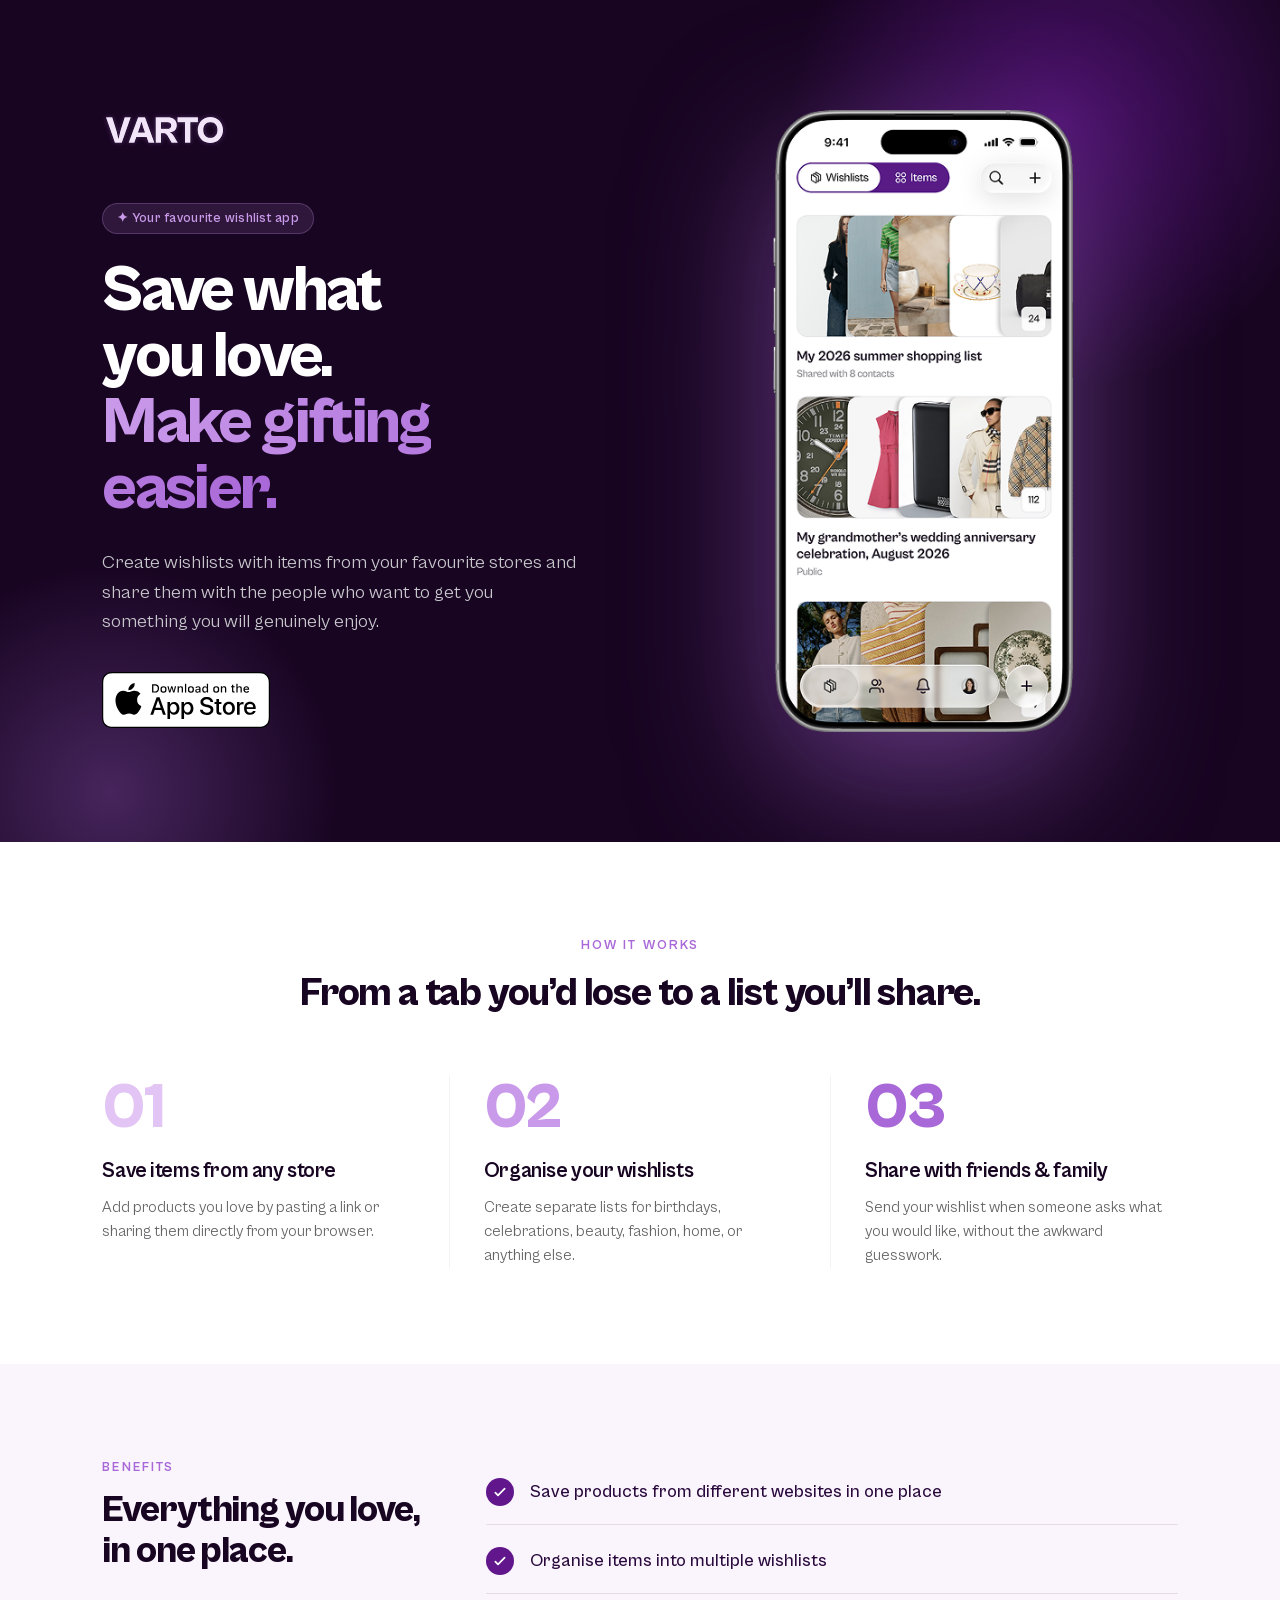
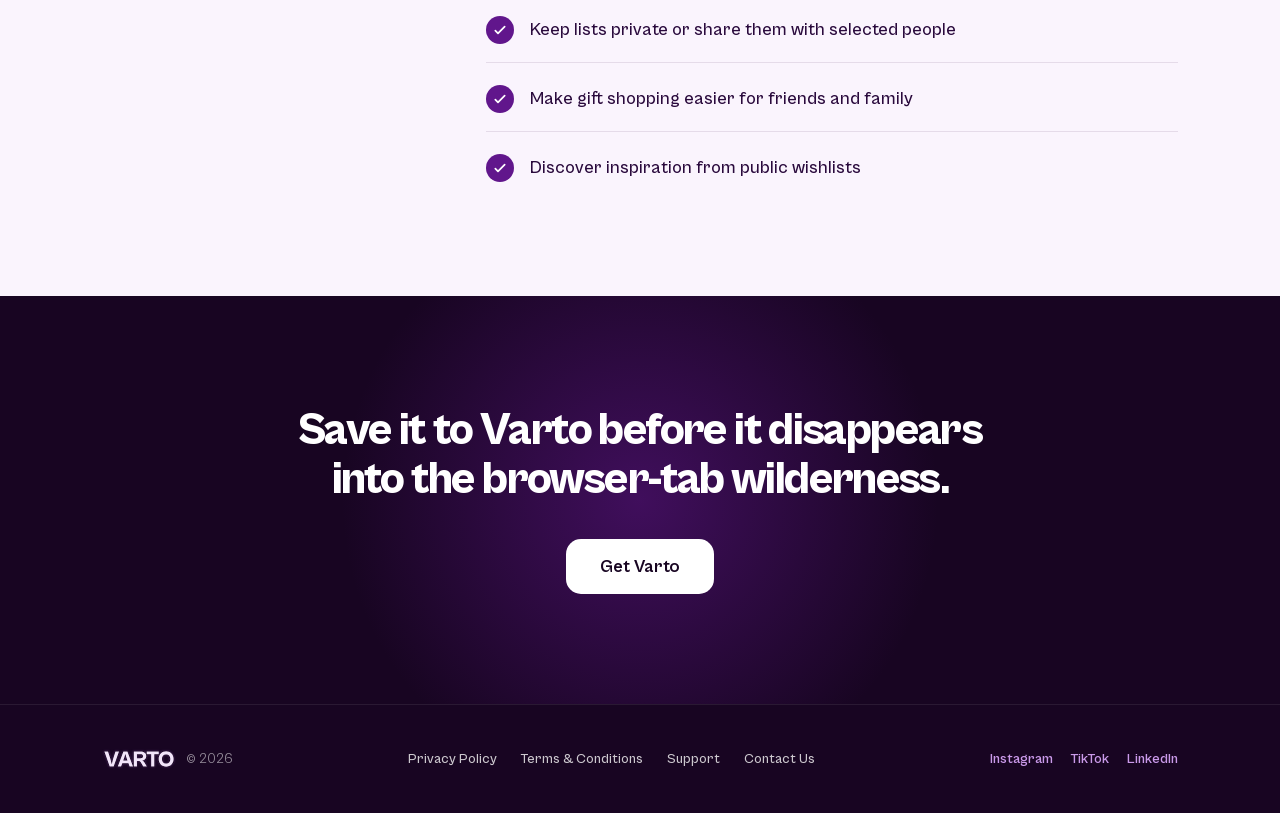
<file: index.html>
<!doctype html>
<html lang="en">
  <head>
    <meta charset="utf-8" />
    <meta name="viewport" content="width=device-width, initial-scale=1" />
    <title>Varto</title>
    <link rel="stylesheet" href="css/styles.css?v=2" />
  </head>
  <body>
    <!-- HERO (dark) -->
    <div
      style="
        position: relative;
        padding: 110px 8vw;
        background: #180522;
        color: #fff;
        overflow: hidden;
      "
    >
      <div
        style="
          position: absolute;
          top: -160px;
          right: -60px;
          width: 560px;
          height: 560px;
          border-radius: 50%;
          background: radial-gradient(
            circle,
            rgba(97, 22, 140, 0.7) 0%,
            rgba(97, 22, 140, 0) 68%
          );
        "
      ></div>
      <div
        style="
          position: absolute;
          bottom: -180px;
          left: -120px;
          width: 460px;
          height: 460px;
          border-radius: 50%;
          background: radial-gradient(
            circle,
            rgba(169, 104, 216, 0.32) 0%,
            rgba(169, 104, 216, 0) 70%
          );
        "
      ></div>
      <div
        style="
          position: relative;
          z-index: 1;
          display: flex;
          gap: 56px;
          align-items: center;
          max-width: 1200px;
          margin: 0 auto;
          flex-wrap: wrap;
        "
      >
        <div style="flex: 1; min-width: 340px; max-width: 560px">
          <img
            src="images/varto-logo.svg"
            alt="Varto"
            style="
              height: 34px;
              width: auto;
              display: block;
              margin-bottom: 56px;
            "
          />
          <div
            style="
              display: inline-block;
              font-size: 13px;
              font-weight: 600;
              letter-spacing: 0.02em;
              color: #ca9aea;
              background: rgba(202, 154, 234, 0.12);
              border: 1px solid rgba(202, 154, 234, 0.25);
              padding: 6px 14px;
              border-radius: 999px;
            "
          >
            ✦ Your favourite wishlist app
          </div>
          <h1
            style="
              font-size: 66px;
              font-weight: 800;
              line-height: 1;
              letter-spacing: -0.04em;
              margin: 24px 0 0;
              text-wrap: balance;
            "
          >
            Save what you love.<br /><span
              style="
                background: linear-gradient(90deg, #ca9aea, #a968d8);
                -webkit-background-clip: text;
                background-clip: text;
                color: transparent;
              "
              >Make gifting easier.</span
            >
          </h1>
          <p
            style="
              font-size: 19px;
              line-height: 1.55;
              color: #c7c7cc;
              margin: 26px 0 0;
              max-width: 480px;
              text-wrap: pretty;
            "
          >
            Create wishlists with items from your favourite stores and share
            them with the people who want to get you something you will
            genuinely enjoy.
          </p>
          <img
            src="images/download.svg"
            alt="Download on the App Store"
            class="appstore-badge"
            style="height: 56px; width: auto; display: block; margin-top: 36px"
          />
        </div>
        <div
          style="
            position: relative;
            display: flex;
            justify-content: center;
            flex: 1;
            min-width: 300px;
          "
        >
          <img
            src="images/phone.png"
            alt="Varto app on iPhone"
            style="
              position: relative;
              z-index: 1;
              width: 300px;
              height: auto;
              display: block;
              filter: drop-shadow(0 45px 70px rgba(169, 104, 216, 0.5));
              animation: vartoFloat 6.5s ease-in-out infinite;
            "
          />
        </div>
      </div>
    </div>

    <!-- HOW IT WORKS -->
    <div style="padding: 96px 8vw; background: #fff">
      <div style="max-width: 1100px; margin: 0 auto">
        <div
          style="
            font-size: 13px;
            font-weight: 700;
            letter-spacing: 0.16em;
            color: #a968d8;
            text-transform: uppercase;
            text-align: center;
          "
        >
          How it works
        </div>
        <h2
          style="
            font-size: 40px;
            font-weight: 800;
            letter-spacing: -0.03em;
            margin: 14px 0 0;
            text-align: center;
            text-wrap: balance;
          "
        >
          From a tab you’d lose to a list you’ll share.
        </h2>
        <div
          style="display: flex; gap: 34px; margin-top: 58px; flex-wrap: wrap"
        >
          <div style="flex: 1; min-width: 240px">
            <div
              style="
                font-size: 64px;
                font-weight: 800;
                letter-spacing: -0.04em;
                line-height: 1;
                color: #e2c5f4;
              "
            >
              01
            </div>
            <h3
              style="
                font-size: 21px;
                font-weight: 700;
                letter-spacing: -0.02em;
                margin: 18px 0 0;
              "
            >
              Save items from any store
            </h3>
            <p
              style="
                font-size: 15.5px;
                line-height: 1.55;
                color: #636366;
                margin: 12px 0 0;
              "
            >
              Add products you love by pasting a link or sharing them directly
              from your browser.
            </p>
          </div>
          <div class="how-step-divider" style="flex: 1; min-width: 240px">
            <div
              style="
                font-size: 64px;
                font-weight: 800;
                letter-spacing: -0.04em;
                line-height: 1;
                color: #ca9aea;
              "
            >
              02
            </div>
            <h3
              style="
                font-size: 21px;
                font-weight: 700;
                letter-spacing: -0.02em;
                margin: 18px 0 0;
              "
            >
              Organise your wishlists
            </h3>
            <p
              style="
                font-size: 15.5px;
                line-height: 1.55;
                color: #636366;
                margin: 12px 0 0;
              "
            >
              Create separate lists for birthdays, celebrations, beauty,
              fashion, home, or anything else.
            </p>
          </div>
          <div class="how-step-divider" style="flex: 1; min-width: 240px">
            <div
              style="
                font-size: 64px;
                font-weight: 800;
                letter-spacing: -0.04em;
                line-height: 1;
                color: #a968d8;
              "
            >
              03
            </div>
            <h3
              style="
                font-size: 21px;
                font-weight: 700;
                letter-spacing: -0.02em;
                margin: 18px 0 0;
              "
            >
              Share with friends &amp; family
            </h3>
            <p
              style="
                font-size: 15.5px;
                line-height: 1.55;
                color: #636366;
                margin: 12px 0 0;
              "
            >
              Send your wishlist when someone asks what you would like, without
              the awkward guesswork.
            </p>
          </div>
        </div>
      </div>
    </div>

    <!-- BENEFITS -->
    <div style="padding: 96px 8vw; background: #faf4fd">
      <div
        style="
          display: flex;
          gap: 64px;
          align-items: flex-start;
          max-width: 1100px;
          margin: 0 auto;
          flex-wrap: wrap;
        "
      >
        <div style="flex: 0 0 320px">
          <div
            style="
              font-size: 13px;
              font-weight: 700;
              letter-spacing: 0.16em;
              color: #a968d8;
              text-transform: uppercase;
            "
          >
            Benefits
          </div>
          <h2
            style="
              font-size: 38px;
              font-weight: 800;
              letter-spacing: -0.03em;
              margin: 14px 0 0;
              line-height: 1.08;
            "
          >
            Everything you love, in one place.
          </h2>
        </div>
        <div
          style="
            flex: 1;
            min-width: 320px;
            display: flex;
            flex-direction: column;
            gap: 4px;
          "
        >
          <div
            style="
              display: flex;
              align-items: center;
              gap: 16px;
              padding: 18px 0;
              border-bottom: 1px solid rgba(38, 8, 60, 0.1);
            "
          >
            <span
              style="
                flex: 0 0 28px;
                width: 28px;
                height: 28px;
                border-radius: 50%;
                background: #61168c;
                display: flex;
                align-items: center;
                justify-content: center;
              "
              ><svg width="16" height="16" viewBox="0 0 24 24" fill="none">
                <path
                  d="M5 13l4 4L19 7"
                  stroke="#fff"
                  stroke-width="2.6"
                  stroke-linecap="round"
                  stroke-linejoin="round"
                /></svg></span
            ><span style="font-size: 18px; font-weight: 500; color: #2a0a3d"
              >Save products from different websites in one place</span
            >
          </div>
          <div
            style="
              display: flex;
              align-items: center;
              gap: 16px;
              padding: 18px 0;
              border-bottom: 1px solid rgba(38, 8, 60, 0.1);
            "
          >
            <span
              style="
                flex: 0 0 28px;
                width: 28px;
                height: 28px;
                border-radius: 50%;
                background: #61168c;
                display: flex;
                align-items: center;
                justify-content: center;
              "
              ><svg width="16" height="16" viewBox="0 0 24 24" fill="none">
                <path
                  d="M5 13l4 4L19 7"
                  stroke="#fff"
                  stroke-width="2.6"
                  stroke-linecap="round"
                  stroke-linejoin="round"
                /></svg></span
            ><span style="font-size: 18px; font-weight: 500; color: #2a0a3d"
              >Organise items into multiple wishlists</span
            >
          </div>
          <div
            style="
              display: flex;
              align-items: center;
              gap: 16px;
              padding: 18px 0;
              border-bottom: 1px solid rgba(38, 8, 60, 0.1);
            "
          >
            <span
              style="
                flex: 0 0 28px;
                width: 28px;
                height: 28px;
                border-radius: 50%;
                background: #61168c;
                display: flex;
                align-items: center;
                justify-content: center;
              "
              ><svg width="16" height="16" viewBox="0 0 24 24" fill="none">
                <path
                  d="M5 13l4 4L19 7"
                  stroke="#fff"
                  stroke-width="2.6"
                  stroke-linecap="round"
                  stroke-linejoin="round"
                /></svg></span
            ><span style="font-size: 18px; font-weight: 500; color: #2a0a3d"
              >Keep lists private or share them with selected people</span
            >
          </div>
          <div
            style="
              display: flex;
              align-items: center;
              gap: 16px;
              padding: 18px 0;
              border-bottom: 1px solid rgba(38, 8, 60, 0.1);
            "
          >
            <span
              style="
                flex: 0 0 28px;
                width: 28px;
                height: 28px;
                border-radius: 50%;
                background: #61168c;
                display: flex;
                align-items: center;
                justify-content: center;
              "
              ><svg width="16" height="16" viewBox="0 0 24 24" fill="none">
                <path
                  d="M5 13l4 4L19 7"
                  stroke="#fff"
                  stroke-width="2.6"
                  stroke-linecap="round"
                  stroke-linejoin="round"
                /></svg></span
            ><span style="font-size: 18px; font-weight: 500; color: #2a0a3d"
              >Make gift shopping easier for friends and family</span
            >
          </div>
          <div
            style="
              display: flex;
              align-items: center;
              gap: 16px;
              padding: 18px 0;
            "
          >
            <span
              style="
                flex: 0 0 28px;
                width: 28px;
                height: 28px;
                border-radius: 50%;
                background: #61168c;
                display: flex;
                align-items: center;
                justify-content: center;
              "
              ><svg width="16" height="16" viewBox="0 0 24 24" fill="none">
                <path
                  d="M5 13l4 4L19 7"
                  stroke="#fff"
                  stroke-width="2.6"
                  stroke-linecap="round"
                  stroke-linejoin="round"
                /></svg></span
            ><span style="font-size: 18px; font-weight: 500; color: #2a0a3d"
              >Discover inspiration from public wishlists</span
            >
          </div>
        </div>
      </div>
    </div>

    <!-- FINAL CTA (dark band) -->
    <div
      style="
        padding: 110px 8vw;
        text-align: center;
        background: #180522;
        color: #fff;
        position: relative;
        overflow: hidden;
      "
    >
      <div
        style="
          position: absolute;
          top: 50%;
          left: 50%;
          transform: translate(-50%, -50%);
          width: 620px;
          height: 620px;
          border-radius: 50%;
          background: radial-gradient(
            circle,
            rgba(97, 22, 140, 0.55) 0%,
            rgba(97, 22, 140, 0) 68%
          );
        "
      ></div>
      <h2
        style="
          position: relative;
          font-size: 46px;
          font-weight: 800;
          letter-spacing: -0.035em;
          line-height: 1.08;
          margin: 0 auto;
          max-width: 780px;
          text-wrap: balance;
        "
      >
        Save it to Varto before it disappears into the browser-tab wilderness.
      </h2>
      <div
        class="cta-button"
        style="
          position: relative;
          display: inline-flex;
          align-items: center;
          gap: 10px;
          background: #fff;
          color: #180522;
          padding: 16px 34px;
          border-radius: 15px;
          font-size: 18px;
          font-weight: 700;
          margin-top: 34px;
        "
      >
        Get Varto
      </div>
    </div>

    <!-- FOOTER (dark) -->
    <div
      style="
        padding: 44px 8vw;
        background: #180522;
        color: #fff;
        border-top: 1px solid rgba(255, 255, 255, 0.08);
        display: flex;
        align-items: center;
        justify-content: space-between;
        flex-wrap: wrap;
        gap: 20px;
      "
    >
      <div style="display: flex; align-items: center; gap: 10px">
        <a href="./" class="logo-link" aria-label="Varto — home"><img
          src="images/varto-logo.svg"
          alt="Varto"
          style="height: 20px; width: auto; display: block"
        /></a>
        <span style="font-size: 14px; color: rgba(255, 255, 255, 0.55)"
          >© 2026</span
        >
      </div>
      <div
        style="
          display: flex;
          gap: 24px;
          font-size: 14px;
          font-weight: 500;
          color: rgba(255, 255, 255, 0.78);
        "
      >
        <a href="privacy/" class="footer-link">Privacy Policy</a><a href="tos/" class="footer-link">Terms &amp; Conditions</a><a href="support/" class="footer-link">Support</a><a href="contact/" class="footer-link">Contact Us</a>
      </div>
      <div
        style="
          display: flex;
          gap: 18px;
          font-size: 14px;
          font-weight: 600;
          color: #ca9aea;
        "
      >
        <a href="https://www.instagram.com/varto.app" class="footer-link" target="_blank" rel="noopener">Instagram</a><a href="https://www.tiktok.com/@varto.digital" class="footer-link" target="_blank" rel="noopener">TikTok</a><a href="https://www.linkedin.com/company/varto-digital" class="footer-link" target="_blank" rel="noopener">LinkedIn</a>
      </div>
    </div>
  </body>
</html>
</file>
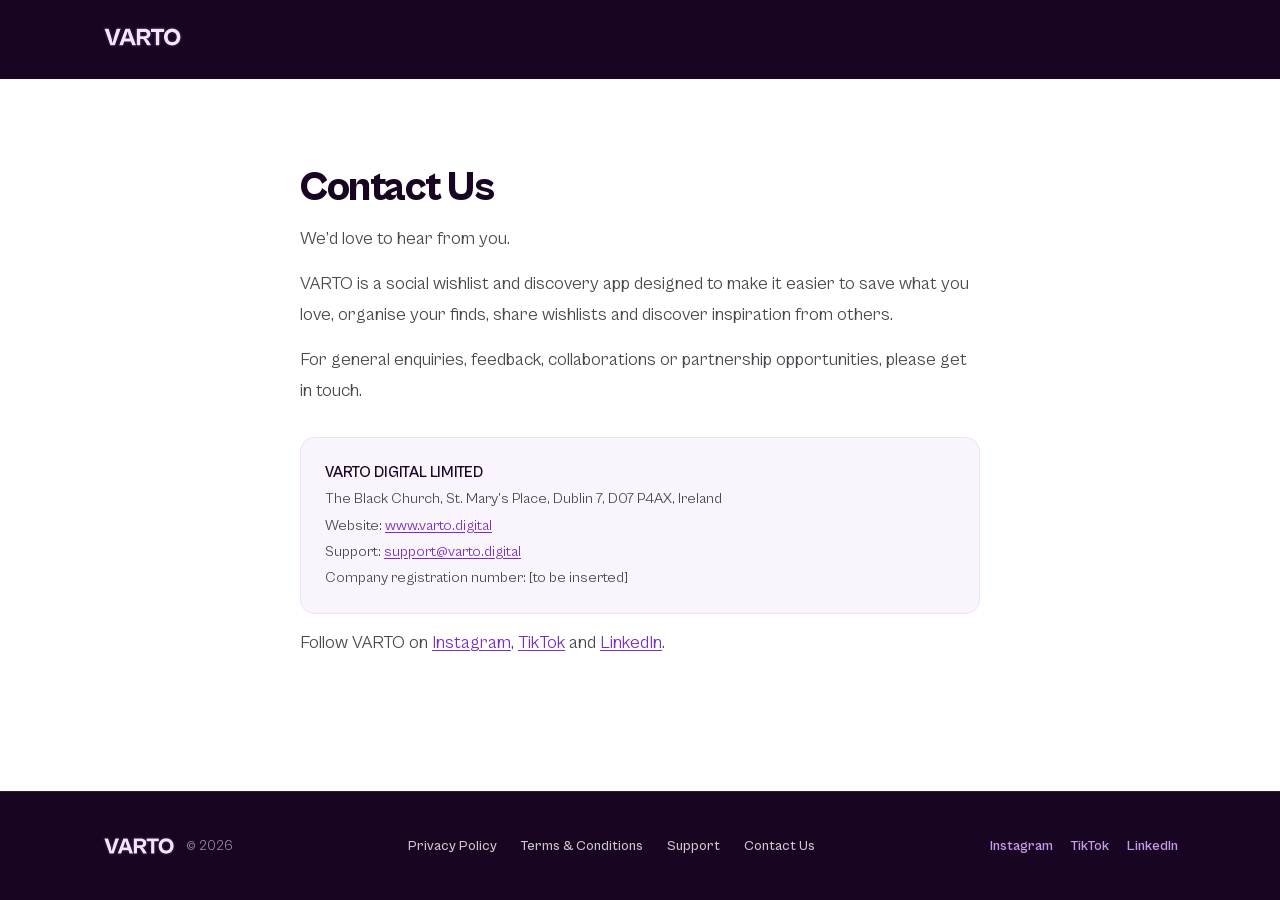
<file: contact/index.html>
<!DOCTYPE html>
<html lang="en">
<head>
  <meta charset="utf-8">
  <meta name="viewport" content="width=device-width, initial-scale=1">
  <title>Contact Us — Varto</title>
  <link rel="stylesheet" href="../css/styles.css?v=2">
  <link rel="stylesheet" href="../css/legal.css?v=2">
</head>
<body>

  <!-- HEADER (dark) -->
  <header class="legal-header">
    <a href="../" class="logo-link" aria-label="Varto — home"><img src="../images/varto-logo.svg" alt="Varto"></a>
  </header>

  <main class="legal-wrap">
    <h1>Contact Us</h1>
    <p>We’d love to hear from you.</p>
    <p>VARTO is a social wishlist and discovery app designed to make it easier to save what you love, organise your finds, share wishlists and discover inspiration from others.</p>
    <p>For general enquiries, feedback, collaborations or partnership opportunities, please get in touch.</p>

    <div class="company-block">
      <strong>VARTO DIGITAL LIMITED</strong><br>
      The Black Church, St. Mary’s Place, Dublin 7, D07 P4AX, Ireland<br>
      Website: <a href="https://www.varto.digital">www.varto.digital</a><br>
      Support: <a href="mailto:support@varto.digital">support@varto.digital</a><br>
      Company registration number: [to be inserted]
    </div>

    <p>Follow VARTO on <a href="https://www.instagram.com/varto.app" target="_blank" rel="noopener">Instagram</a>, <a href="https://www.tiktok.com/@varto.digital" target="_blank" rel="noopener">TikTok</a> and <a href="https://www.linkedin.com/company/varto-digital" target="_blank" rel="noopener">LinkedIn</a>.</p>
  </main>

  <!-- FOOTER (dark) -->
  <div style="padding:44px 8vw;background:#180522;color:#fff;border-top:1px solid rgba(255,255,255,0.08);display:flex;align-items:center;justify-content:space-between;flex-wrap:wrap;gap:20px">
    <div style="display:flex;align-items:center;gap:10px">
      <a href="../" class="logo-link" aria-label="Varto — home"><img src="../images/varto-logo.svg" alt="Varto" style="height:20px;width:auto;display:block"></a>
      <span style="font-size:14px;color:rgba(255,255,255,0.55)">© 2026</span>
    </div>
    <div style="display:flex;gap:24px;font-size:14px;font-weight:500;color:rgba(255,255,255,0.78)">
      <a href="../privacy/" class="footer-link">Privacy Policy</a><a href="../tos/" class="footer-link">Terms &amp; Conditions</a><a href="../support/" class="footer-link">Support</a><a href="../contact/" class="footer-link">Contact Us</a>
    </div>
    <div style="display:flex;gap:18px;font-size:14px;font-weight:600;color:#CA9AEA">
      <a href="https://www.instagram.com/varto.app" class="footer-link" target="_blank" rel="noopener">Instagram</a><a href="https://www.tiktok.com/@varto.digital" class="footer-link" target="_blank" rel="noopener">TikTok</a><a href="https://www.linkedin.com/company/varto-digital" class="footer-link" target="_blank" rel="noopener">LinkedIn</a>
    </div>
  </div>

</body>
</html>
</file>
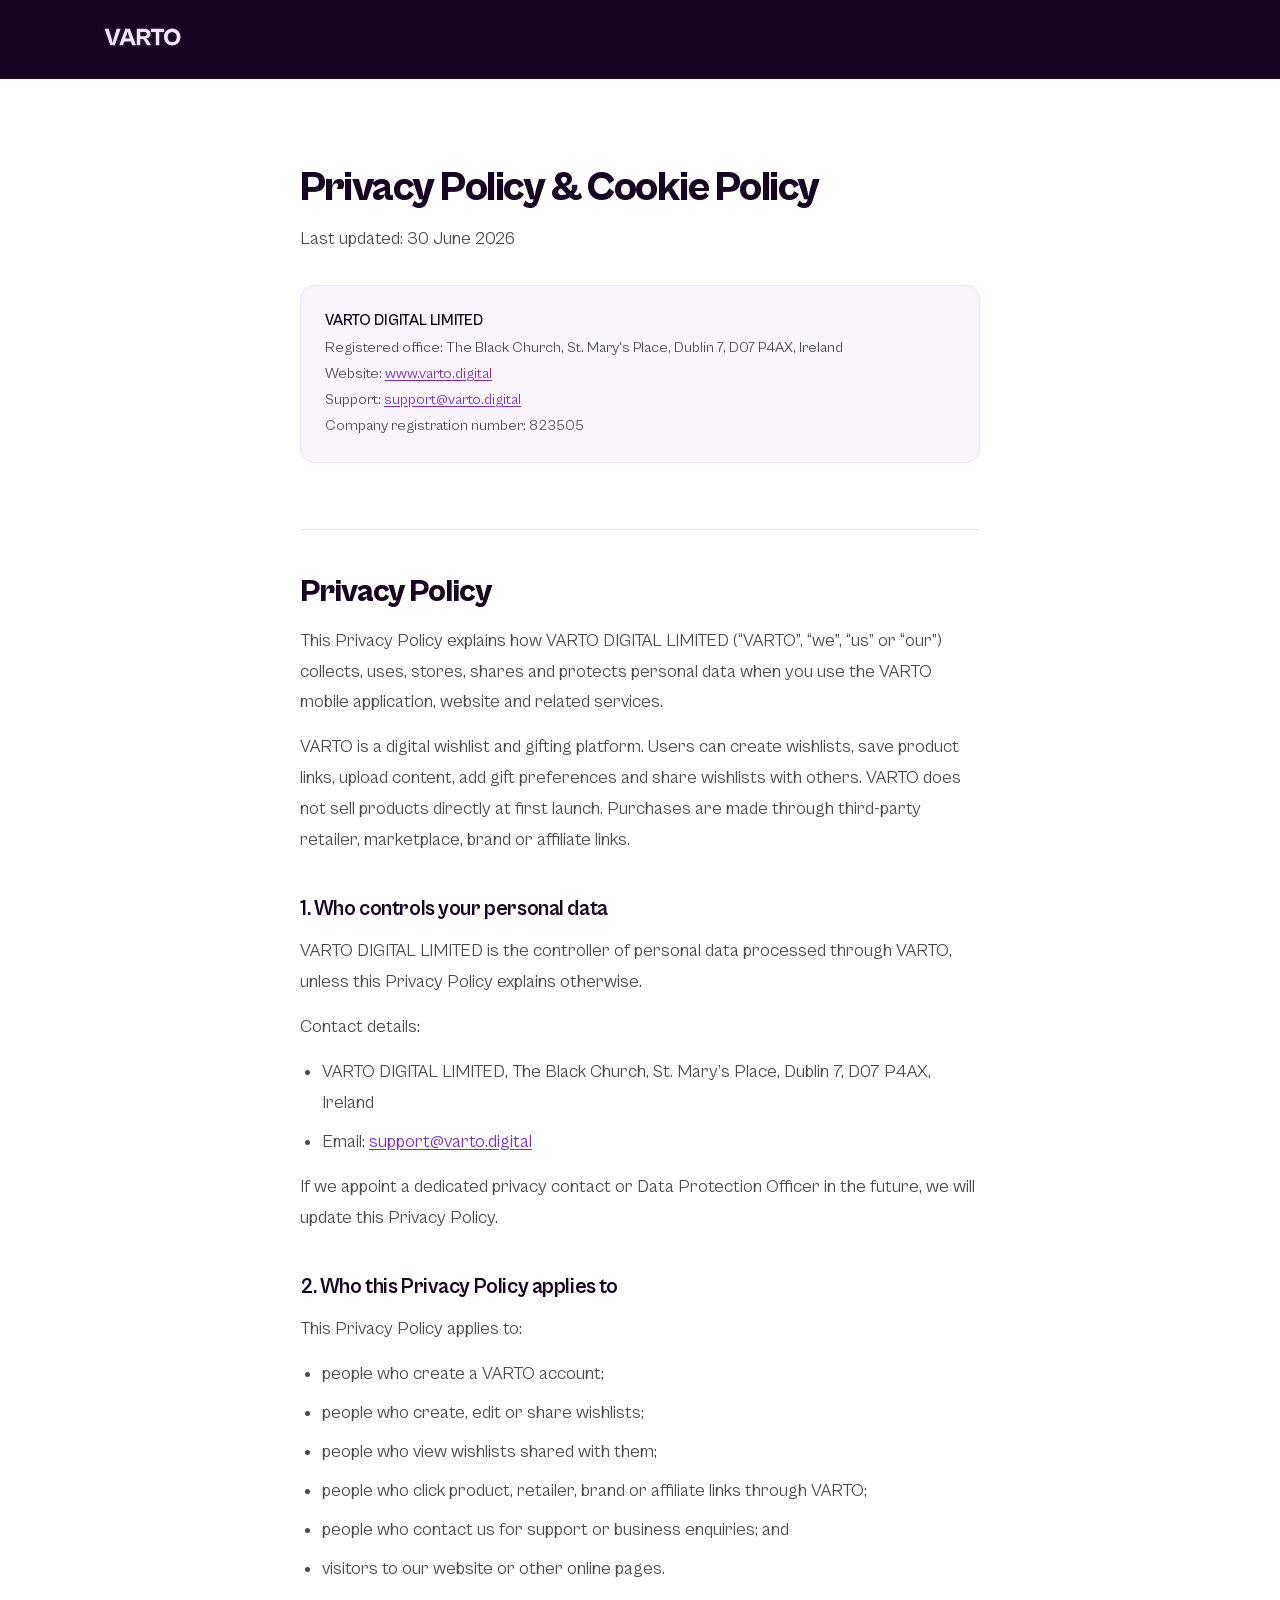
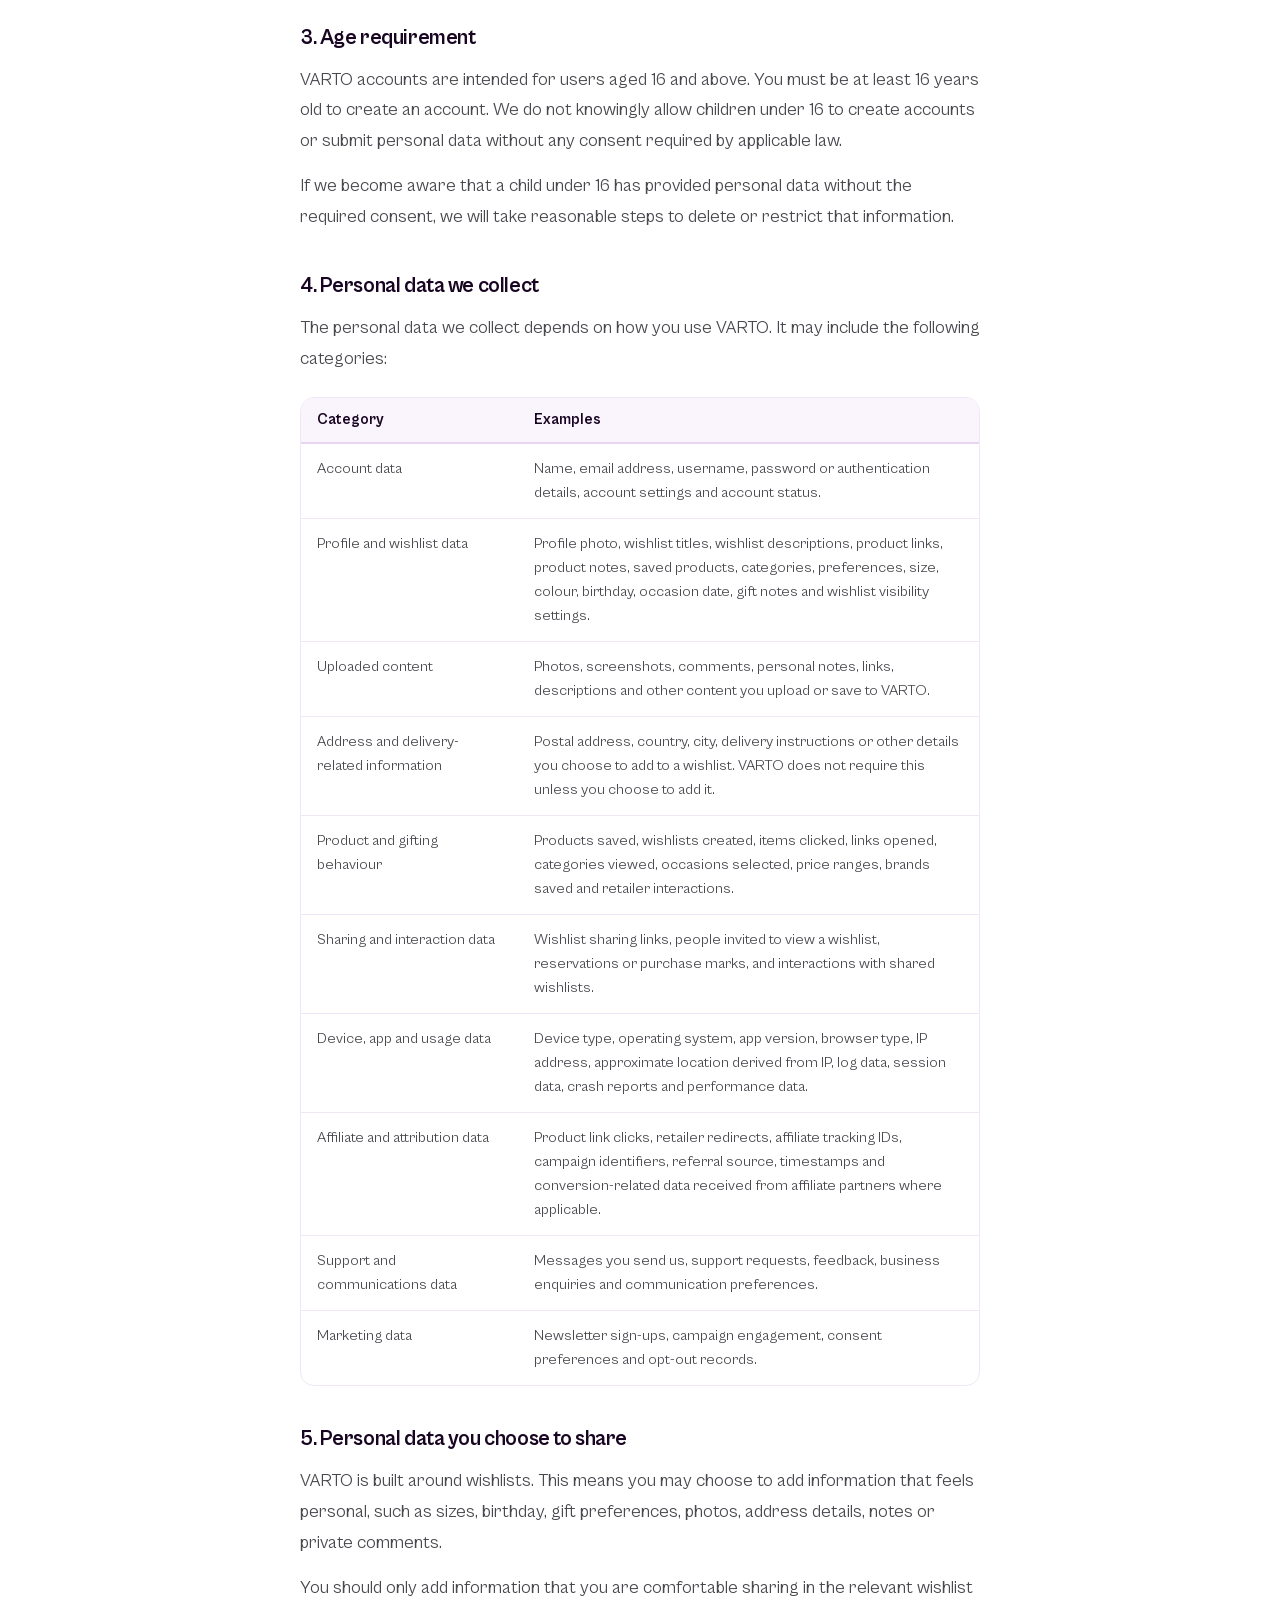
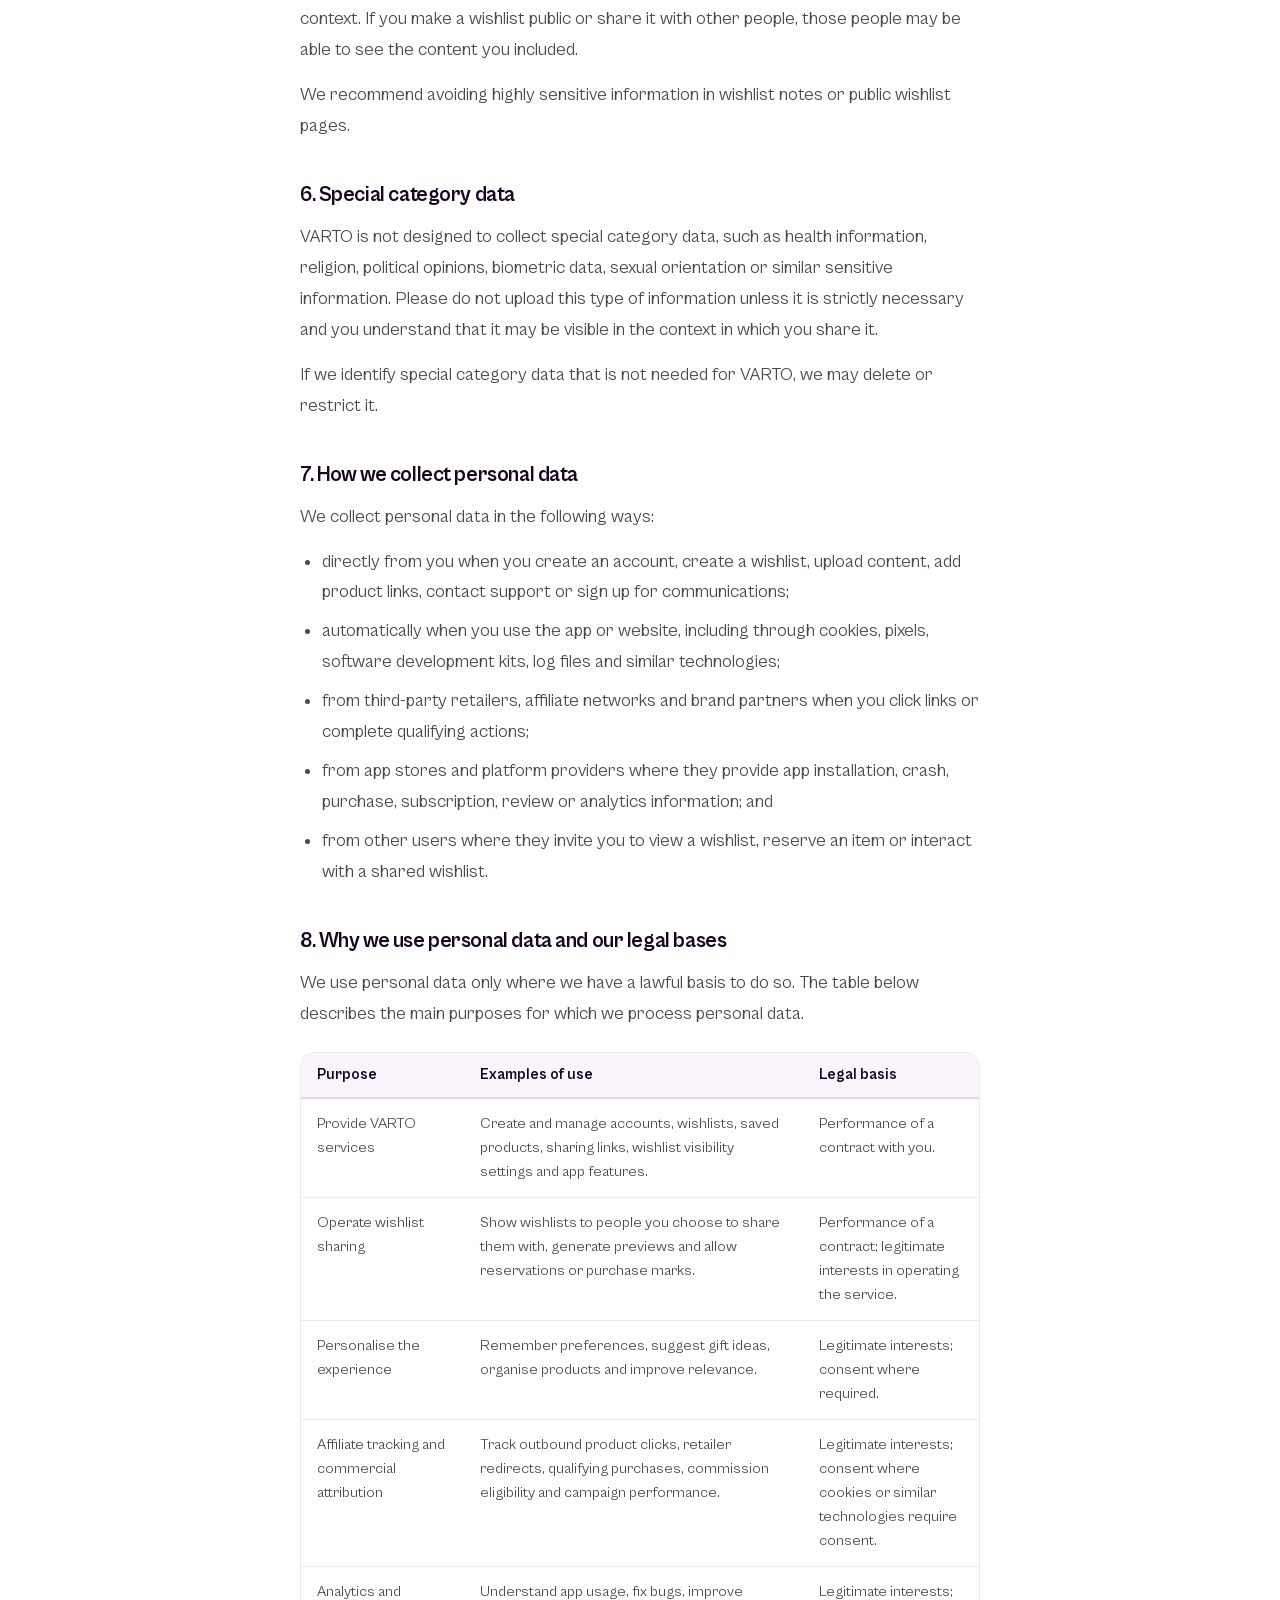
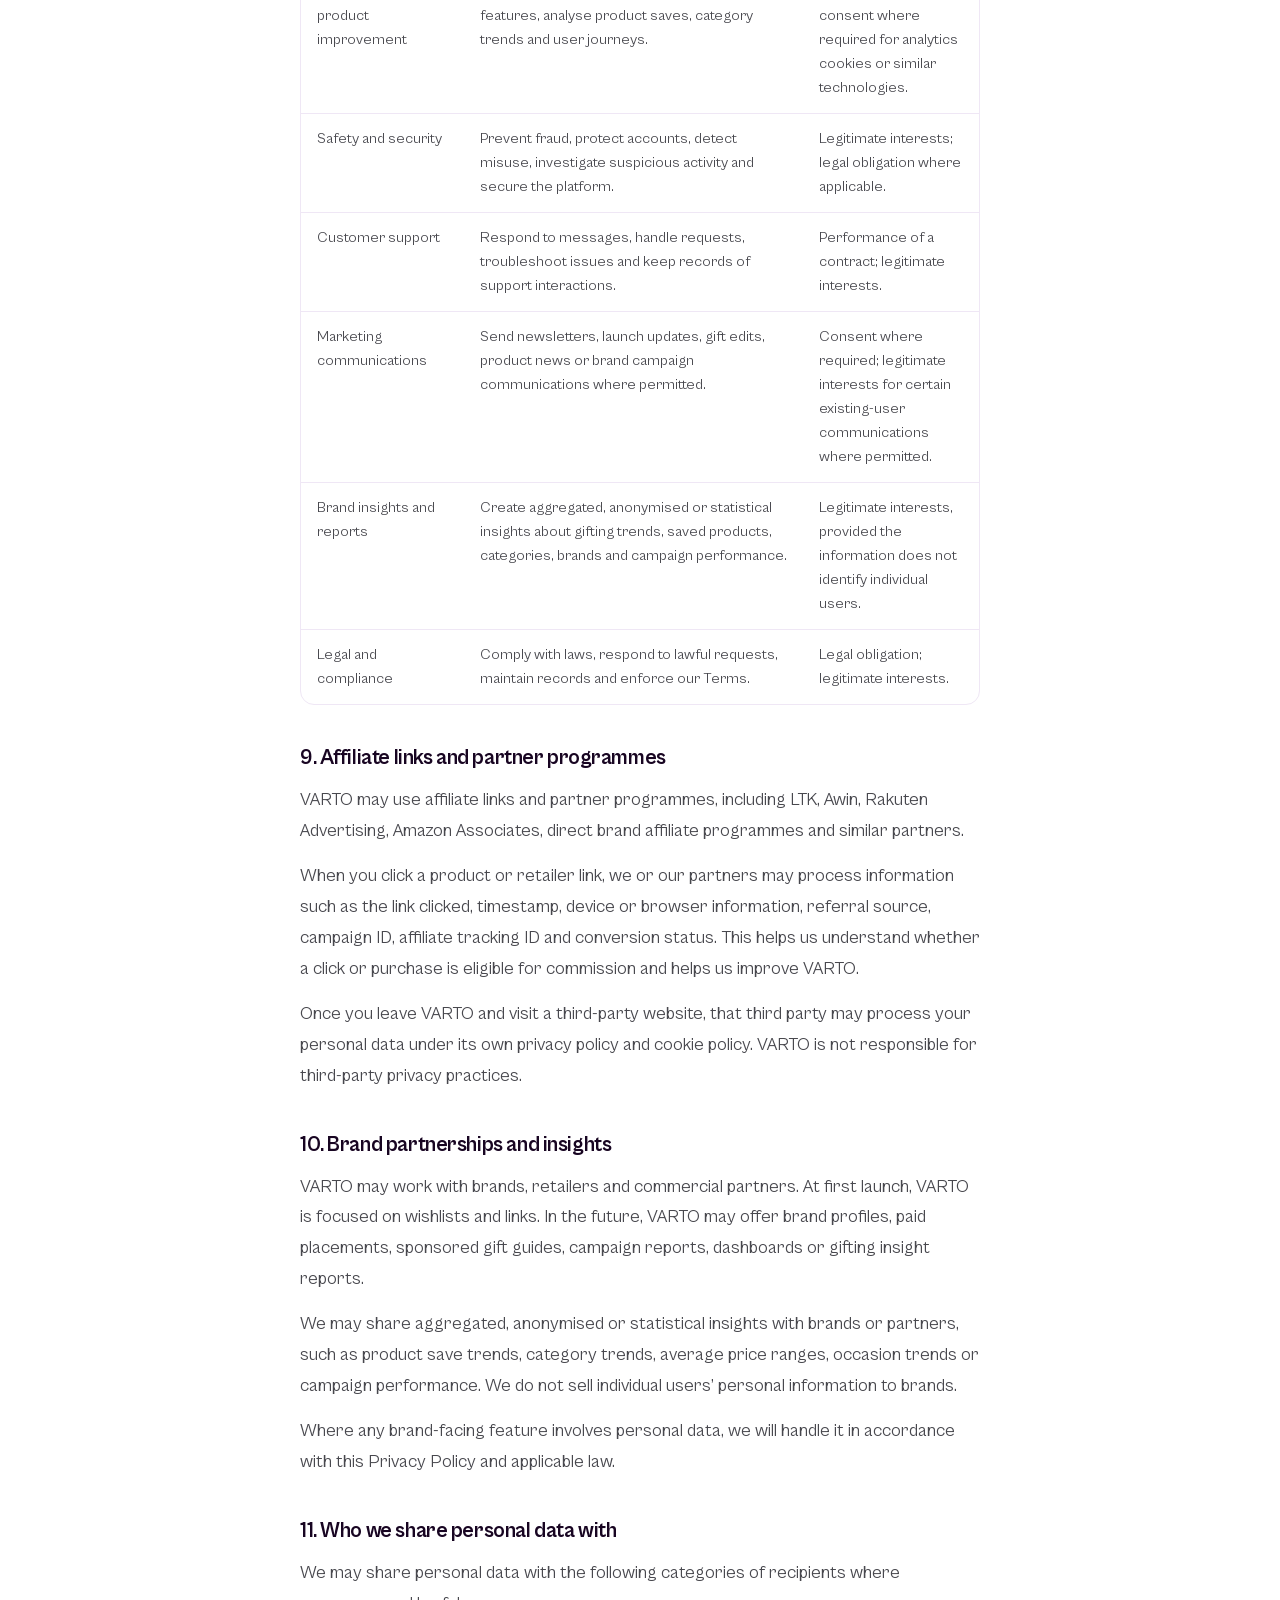
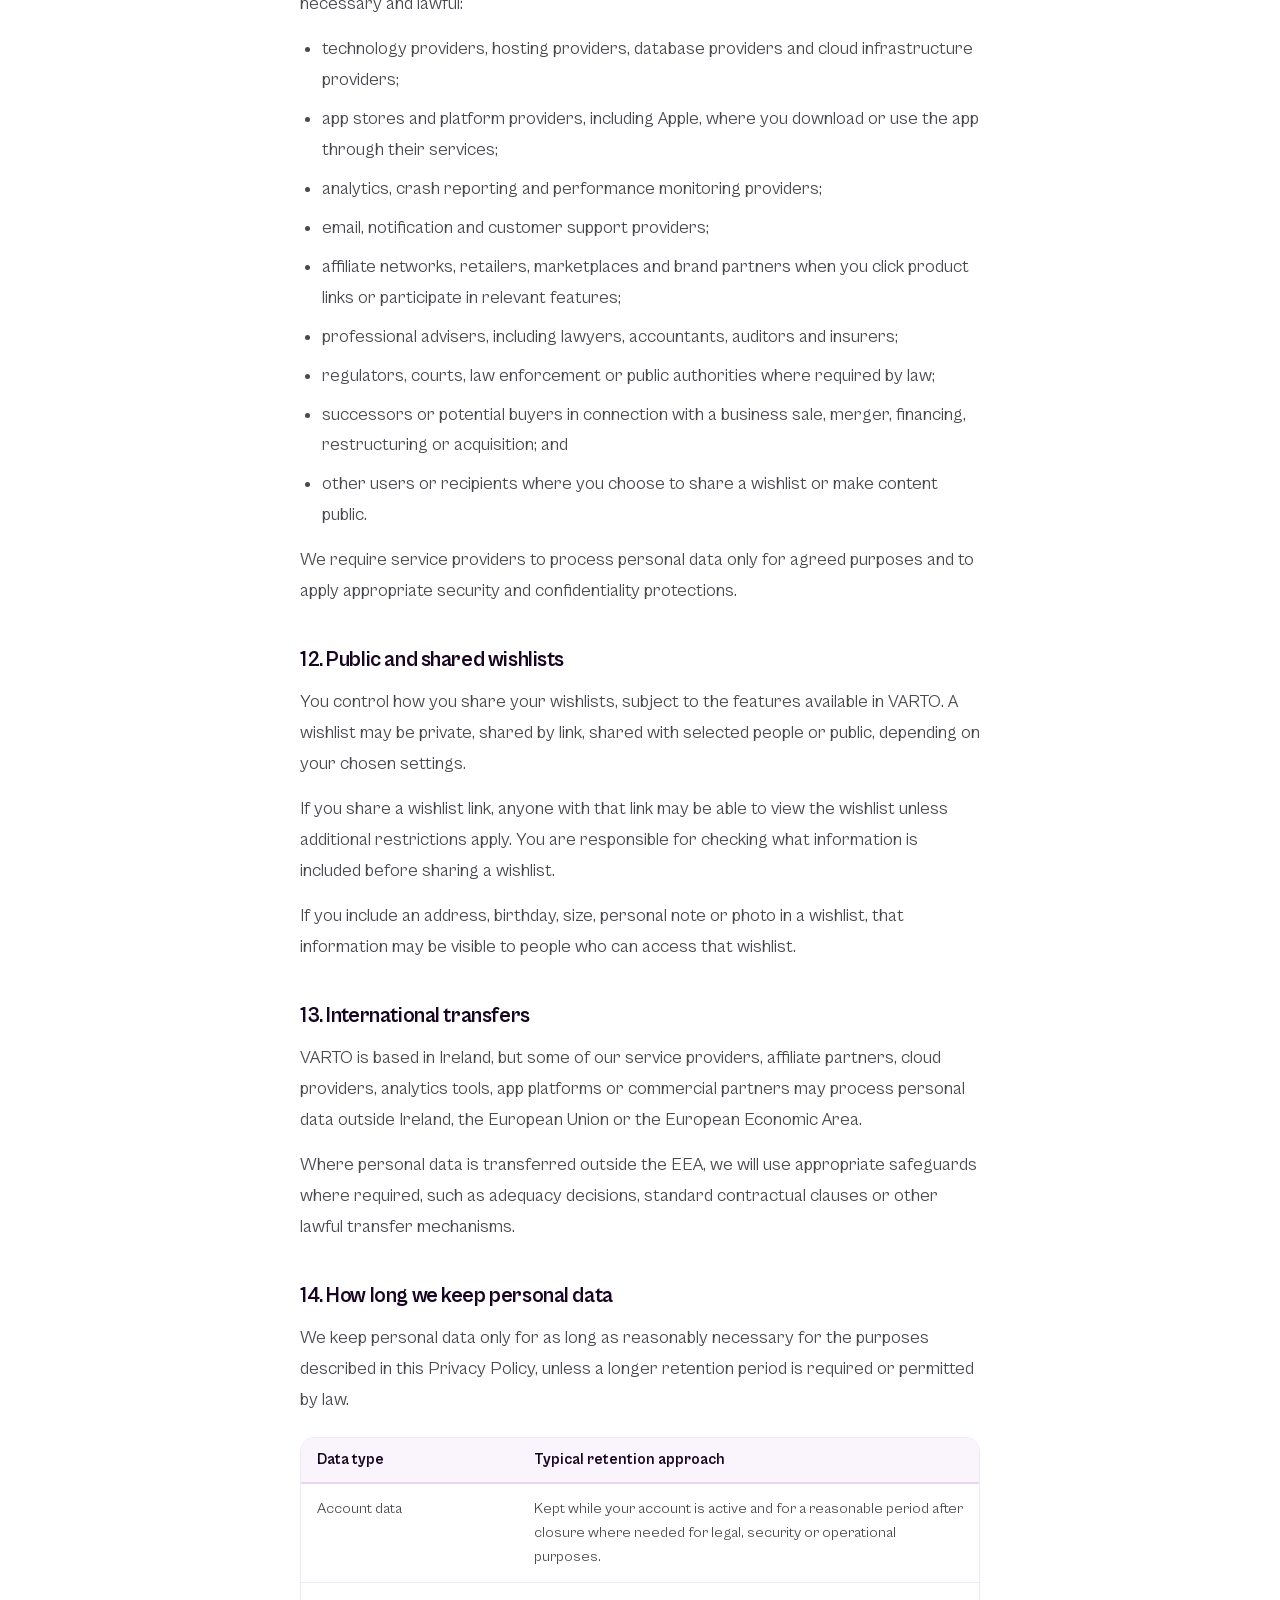
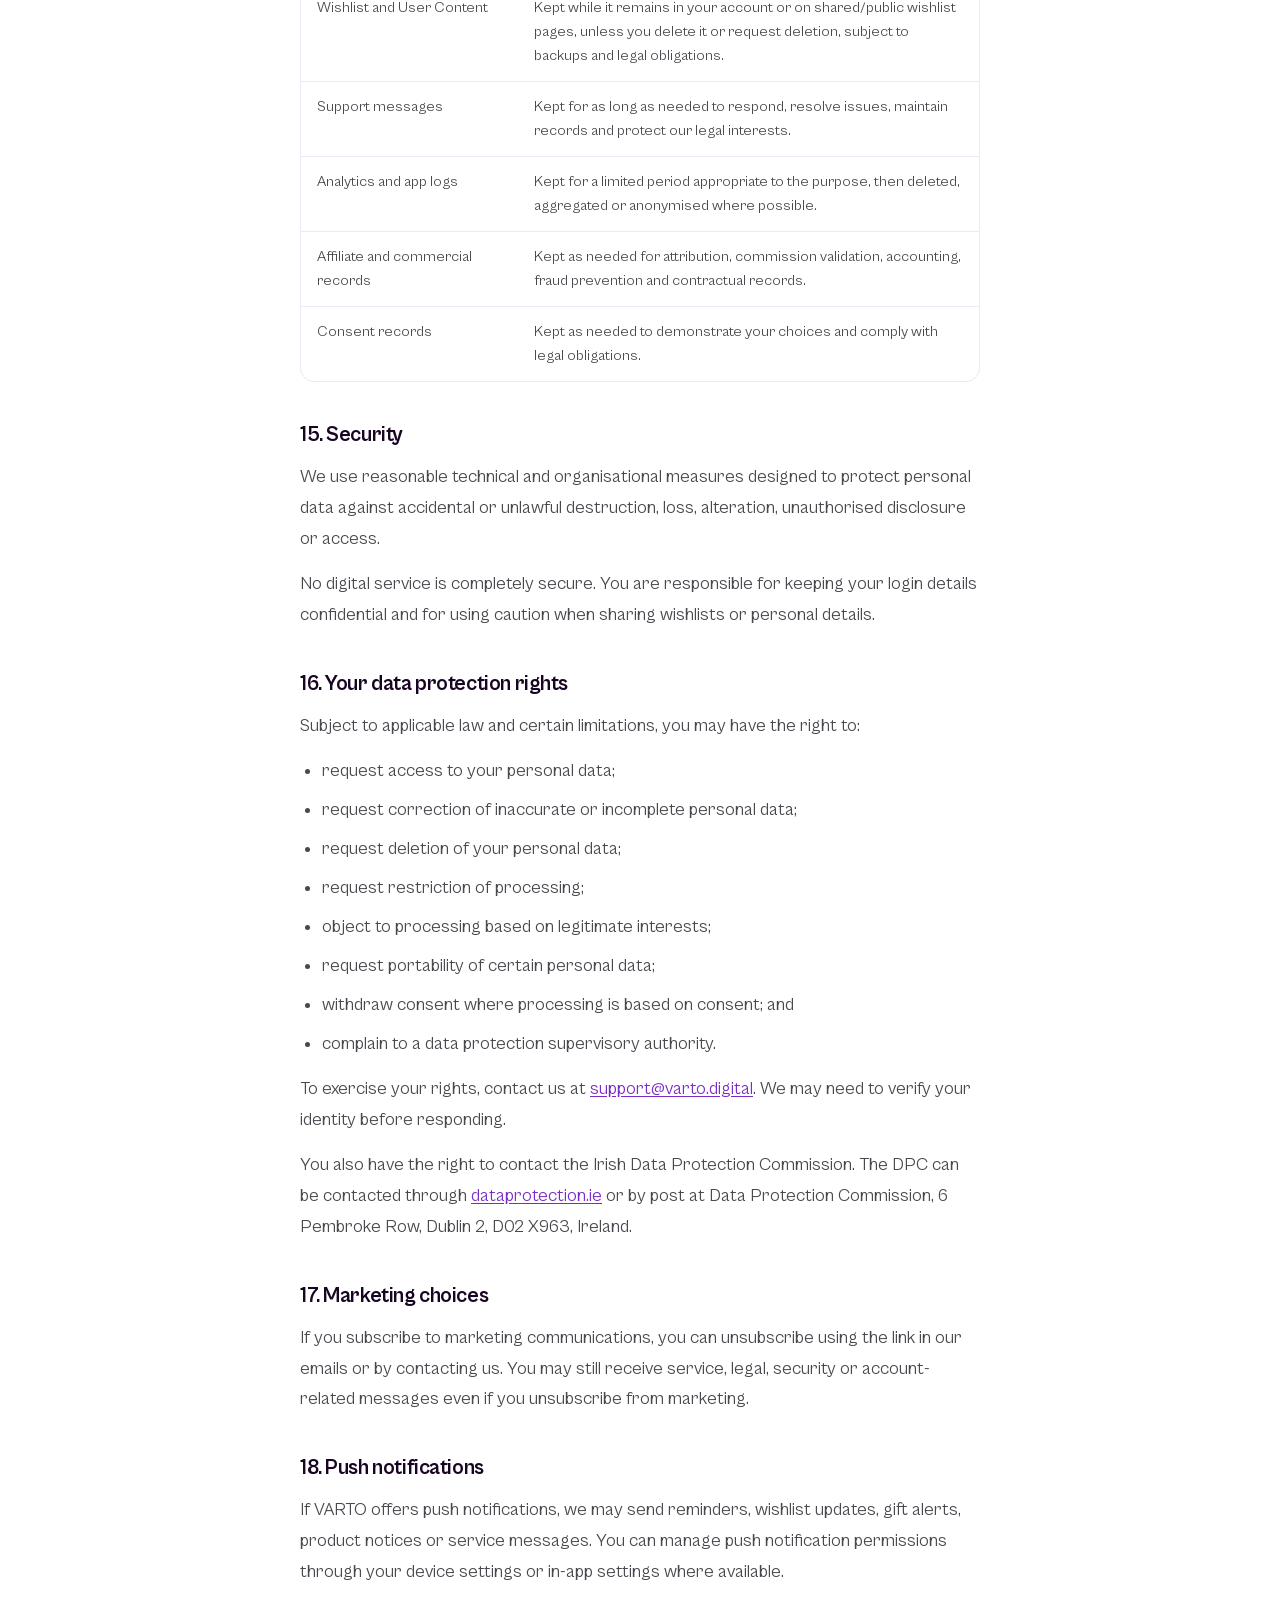
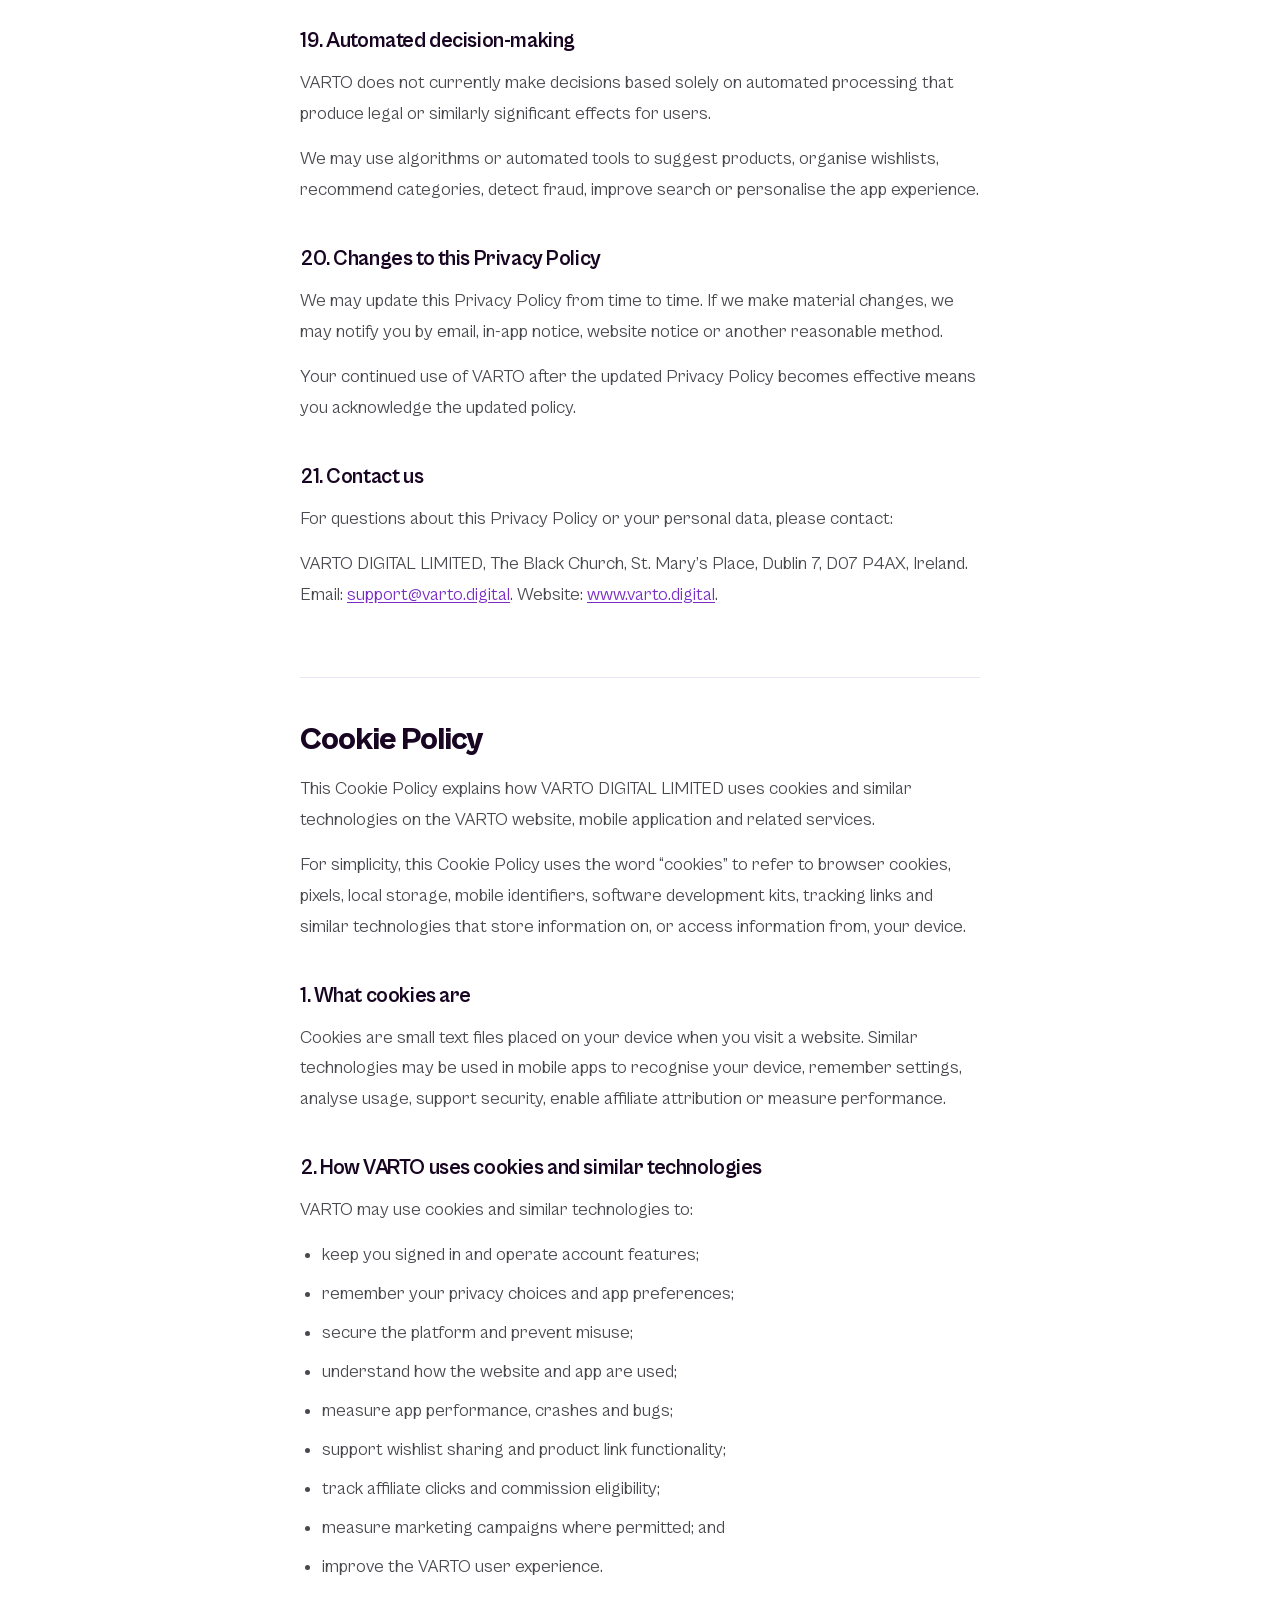
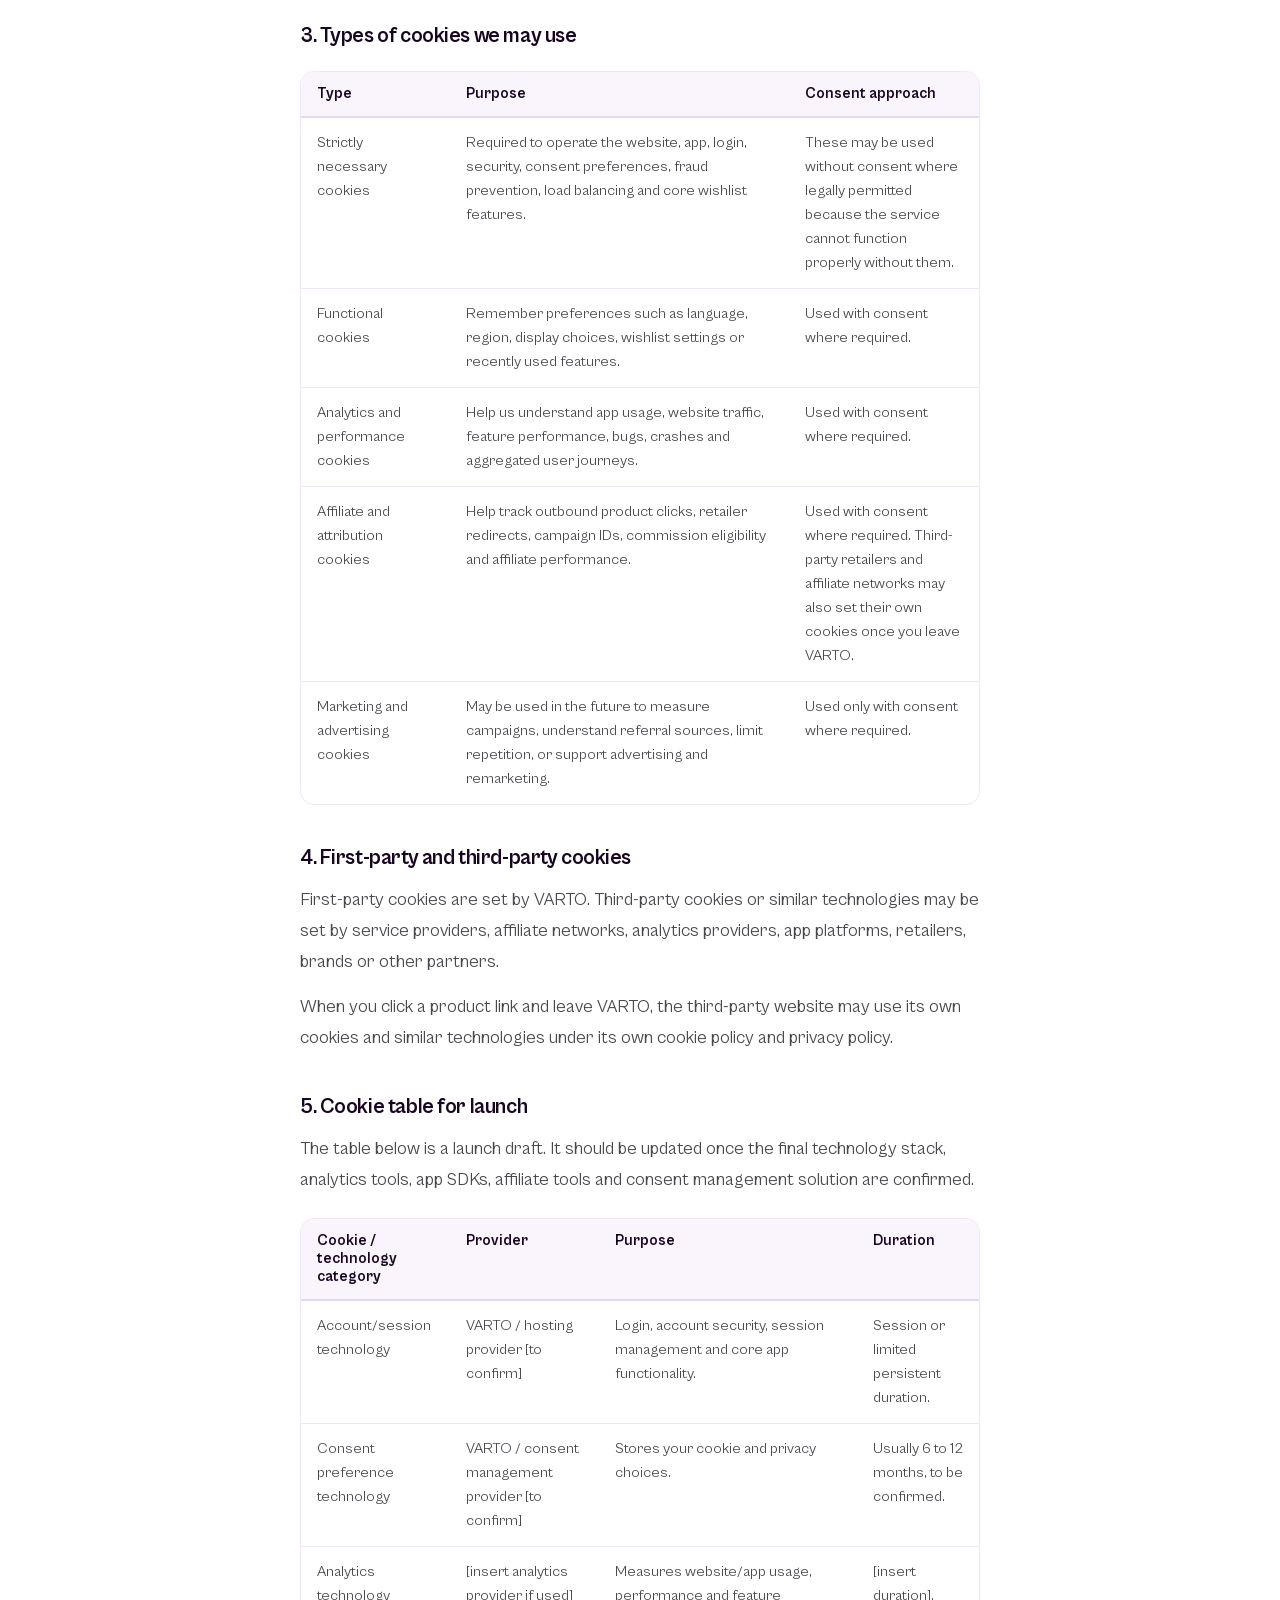
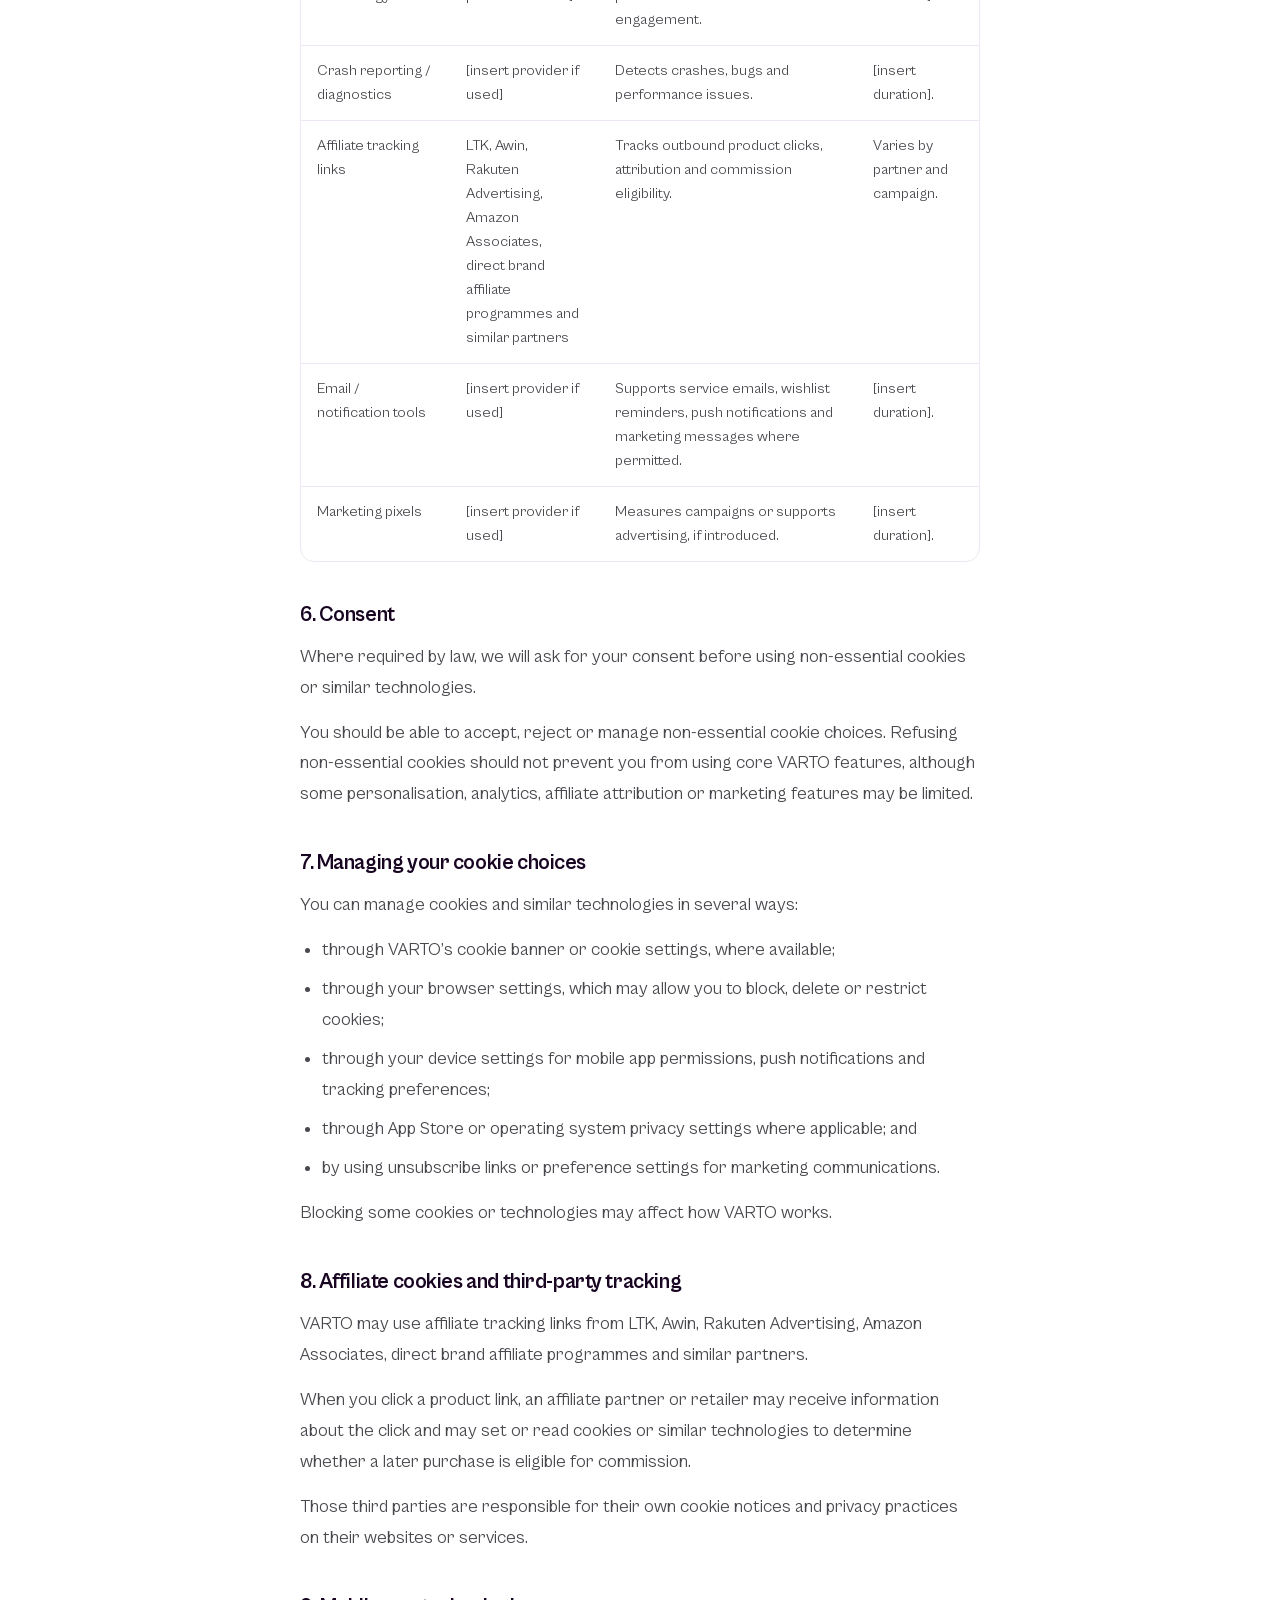
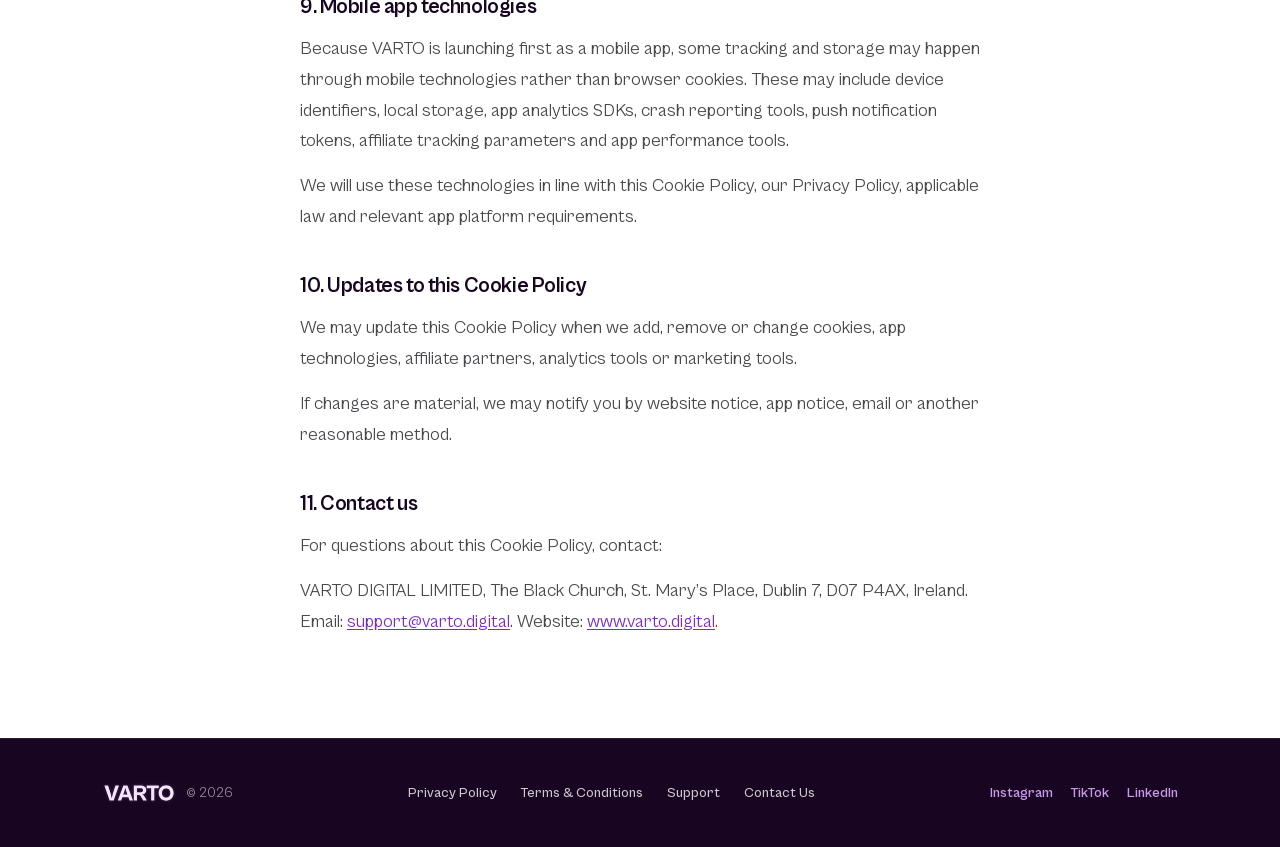
<file: privacy/index.html>
<!doctype html>
<html lang="en">
  <head>
    <meta charset="utf-8" />
    <meta name="viewport" content="width=device-width, initial-scale=1" />
    <title>Privacy &amp; Cookie Policy — Varto</title>
    <link rel="stylesheet" href="../css/styles.css?v=2" />
    <link rel="stylesheet" href="../css/legal.css?v=2" />
  </head>
  <body>
    <!-- HEADER (dark) -->
    <header class="legal-header">
      <a href="../" class="logo-link" aria-label="Varto — home"
        ><img src="../images/varto-logo.svg" alt="Varto"
      /></a>
    </header>

    <main class="legal-wrap">
      <h1>Privacy Policy &amp; Cookie Policy</h1>
      <p class="legal-updated">Last updated: 30 June 2026</p>

      <div class="company-block">
        <strong>VARTO DIGITAL LIMITED</strong><br />
        Registered office: The Black Church, St. Mary’s Place, Dublin 7, D07
        P4AX, Ireland<br />
        Website: <a href="https://www.varto.digital">www.varto.digital</a><br />
        Support: <a href="mailto:support@varto.digital">support@varto.digital</a
        ><br />
        Company registration number: 823505
      </div>

      <!-- ============ PRIVACY POLICY ============ -->
      <h2>Privacy Policy</h2>
      <p>
        This Privacy Policy explains how VARTO DIGITAL LIMITED (“VARTO”, “we”,
        “us” or “our”) collects, uses, stores, shares and protects personal data
        when you use the VARTO mobile application, website and related services.
      </p>
      <p>
        VARTO is a digital wishlist and gifting platform. Users can create
        wishlists, save product links, upload content, add gift preferences and
        share wishlists with others. VARTO does not sell products directly at
        first launch. Purchases are made through third-party retailer,
        marketplace, brand or affiliate links.
      </p>

      <h3>1. Who controls your personal data</h3>
      <p>
        VARTO DIGITAL LIMITED is the controller of personal data processed
        through VARTO, unless this Privacy Policy explains otherwise.
      </p>
      <p>Contact details:</p>
      <ul>
        <li>
          VARTO DIGITAL LIMITED, The Black Church, St. Mary’s Place, Dublin 7,
          D07 P4AX, Ireland
        </li>
        <li>
          Email:
          <a href="mailto:support@varto.digital">support@varto.digital</a>
        </li>
      </ul>
      <p>
        If we appoint a dedicated privacy contact or Data Protection Officer in
        the future, we will update this Privacy Policy.
      </p>

      <h3>2. Who this Privacy Policy applies to</h3>
      <p>This Privacy Policy applies to:</p>
      <ul>
        <li>people who create a VARTO account;</li>
        <li>people who create, edit or share wishlists;</li>
        <li>people who view wishlists shared with them;</li>
        <li>
          people who click product, retailer, brand or affiliate links through
          VARTO;
        </li>
        <li>people who contact us for support or business enquiries; and</li>
        <li>visitors to our website or other online pages.</li>
      </ul>

      <h3>3. Age requirement</h3>
      <p>
        VARTO accounts are intended for users aged 16 and above. You must be at
        least 16 years old to create an account. We do not knowingly allow
        children under 16 to create accounts or submit personal data without any
        consent required by applicable law.
      </p>
      <p>
        If we become aware that a child under 16 has provided personal data
        without the required consent, we will take reasonable steps to delete or
        restrict that information.
      </p>

      <h3>4. Personal data we collect</h3>
      <p>
        The personal data we collect depends on how you use VARTO. It may
        include the following categories:
      </p>
      <div class="table-scroll">
        <table>
          <thead>
            <tr>
              <th style="width: 32%">Category</th>
              <th>Examples</th>
            </tr>
          </thead>
          <tbody>
            <tr>
              <td>Account data</td>
              <td>
                Name, email address, username, password or authentication
                details, account settings and account status.
              </td>
            </tr>
            <tr>
              <td>Profile and wishlist data</td>
              <td>
                Profile photo, wishlist titles, wishlist descriptions, product
                links, product notes, saved products, categories, preferences,
                size, colour, birthday, occasion date, gift notes and wishlist
                visibility settings.
              </td>
            </tr>
            <tr>
              <td>Uploaded content</td>
              <td>
                Photos, screenshots, comments, personal notes, links,
                descriptions and other content you upload or save to VARTO.
              </td>
            </tr>
            <tr>
              <td>Address and delivery-related information</td>
              <td>
                Postal address, country, city, delivery instructions or other
                details you choose to add to a wishlist. VARTO does not require
                this unless you choose to add it.
              </td>
            </tr>
            <tr>
              <td>Product and gifting behaviour</td>
              <td>
                Products saved, wishlists created, items clicked, links opened,
                categories viewed, occasions selected, price ranges, brands
                saved and retailer interactions.
              </td>
            </tr>
            <tr>
              <td>Sharing and interaction data</td>
              <td>
                Wishlist sharing links, people invited to view a wishlist,
                reservations or purchase marks, and interactions with shared
                wishlists.
              </td>
            </tr>
            <tr>
              <td>Device, app and usage data</td>
              <td>
                Device type, operating system, app version, browser type, IP
                address, approximate location derived from IP, log data, session
                data, crash reports and performance data.
              </td>
            </tr>
            <tr>
              <td>Affiliate and attribution data</td>
              <td>
                Product link clicks, retailer redirects, affiliate tracking IDs,
                campaign identifiers, referral source, timestamps and
                conversion-related data received from affiliate partners where
                applicable.
              </td>
            </tr>
            <tr>
              <td>Support and communications data</td>
              <td>
                Messages you send us, support requests, feedback, business
                enquiries and communication preferences.
              </td>
            </tr>
            <tr>
              <td>Marketing data</td>
              <td>
                Newsletter sign-ups, campaign engagement, consent preferences
                and opt-out records.
              </td>
            </tr>
          </tbody>
        </table>
      </div>

      <h3>5. Personal data you choose to share</h3>
      <p>
        VARTO is built around wishlists. This means you may choose to add
        information that feels personal, such as sizes, birthday, gift
        preferences, photos, address details, notes or private comments.
      </p>
      <p>
        You should only add information that you are comfortable sharing in the
        relevant wishlist context. If you make a wishlist public or share it
        with other people, those people may be able to see the content you
        included.
      </p>
      <p>
        We recommend avoiding highly sensitive information in wishlist notes or
        public wishlist pages.
      </p>

      <h3>6. Special category data</h3>
      <p>
        VARTO is not designed to collect special category data, such as health
        information, religion, political opinions, biometric data, sexual
        orientation or similar sensitive information. Please do not upload this
        type of information unless it is strictly necessary and you understand
        that it may be visible in the context in which you share it.
      </p>
      <p>
        If we identify special category data that is not needed for VARTO, we
        may delete or restrict it.
      </p>

      <h3>7. How we collect personal data</h3>
      <p>We collect personal data in the following ways:</p>
      <ul>
        <li>
          directly from you when you create an account, create a wishlist,
          upload content, add product links, contact support or sign up for
          communications;
        </li>
        <li>
          automatically when you use the app or website, including through
          cookies, pixels, software development kits, log files and similar
          technologies;
        </li>
        <li>
          from third-party retailers, affiliate networks and brand partners when
          you click links or complete qualifying actions;
        </li>
        <li>
          from app stores and platform providers where they provide app
          installation, crash, purchase, subscription, review or analytics
          information; and
        </li>
        <li>
          from other users where they invite you to view a wishlist, reserve an
          item or interact with a shared wishlist.
        </li>
      </ul>

      <h3>8. Why we use personal data and our legal bases</h3>
      <p>
        We use personal data only where we have a lawful basis to do so. The
        table below describes the main purposes for which we process personal
        data.
      </p>
      <div class="table-scroll">
        <table>
          <thead>
            <tr>
              <th style="width: 24%">Purpose</th>
              <th>Examples of use</th>
              <th style="width: 26%">Legal basis</th>
            </tr>
          </thead>
          <tbody>
            <tr>
              <td>Provide VARTO services</td>
              <td>
                Create and manage accounts, wishlists, saved products, sharing
                links, wishlist visibility settings and app features.
              </td>
              <td>Performance of a contract with you.</td>
            </tr>
            <tr>
              <td>Operate wishlist sharing</td>
              <td>
                Show wishlists to people you choose to share them with, generate
                previews and allow reservations or purchase marks.
              </td>
              <td>
                Performance of a contract; legitimate interests in operating the
                service.
              </td>
            </tr>
            <tr>
              <td>Personalise the experience</td>
              <td>
                Remember preferences, suggest gift ideas, organise products and
                improve relevance.
              </td>
              <td>Legitimate interests; consent where required.</td>
            </tr>
            <tr>
              <td>Affiliate tracking and commercial attribution</td>
              <td>
                Track outbound product clicks, retailer redirects, qualifying
                purchases, commission eligibility and campaign performance.
              </td>
              <td>
                Legitimate interests; consent where cookies or similar
                technologies require consent.
              </td>
            </tr>
            <tr>
              <td>Analytics and product improvement</td>
              <td>
                Understand app usage, fix bugs, improve features, analyse
                product saves, category trends and user journeys.
              </td>
              <td>
                Legitimate interests; consent where required for analytics
                cookies or similar technologies.
              </td>
            </tr>
            <tr>
              <td>Safety and security</td>
              <td>
                Prevent fraud, protect accounts, detect misuse, investigate
                suspicious activity and secure the platform.
              </td>
              <td>Legitimate interests; legal obligation where applicable.</td>
            </tr>
            <tr>
              <td>Customer support</td>
              <td>
                Respond to messages, handle requests, troubleshoot issues and
                keep records of support interactions.
              </td>
              <td>Performance of a contract; legitimate interests.</td>
            </tr>
            <tr>
              <td>Marketing communications</td>
              <td>
                Send newsletters, launch updates, gift edits, product news or
                brand campaign communications where permitted.
              </td>
              <td>
                Consent where required; legitimate interests for certain
                existing-user communications where permitted.
              </td>
            </tr>
            <tr>
              <td>Brand insights and reports</td>
              <td>
                Create aggregated, anonymised or statistical insights about
                gifting trends, saved products, categories, brands and campaign
                performance.
              </td>
              <td>
                Legitimate interests, provided the information does not identify
                individual users.
              </td>
            </tr>
            <tr>
              <td>Legal and compliance</td>
              <td>
                Comply with laws, respond to lawful requests, maintain records
                and enforce our Terms.
              </td>
              <td>Legal obligation; legitimate interests.</td>
            </tr>
          </tbody>
        </table>
      </div>

      <h3>9. Affiliate links and partner programmes</h3>
      <p>
        VARTO may use affiliate links and partner programmes, including LTK,
        Awin, Rakuten Advertising, Amazon Associates, direct brand affiliate
        programmes and similar partners.
      </p>
      <p>
        When you click a product or retailer link, we or our partners may
        process information such as the link clicked, timestamp, device or
        browser information, referral source, campaign ID, affiliate tracking ID
        and conversion status. This helps us understand whether a click or
        purchase is eligible for commission and helps us improve VARTO.
      </p>
      <p>
        Once you leave VARTO and visit a third-party website, that third party
        may process your personal data under its own privacy policy and cookie
        policy. VARTO is not responsible for third-party privacy practices.
      </p>

      <h3>10. Brand partnerships and insights</h3>
      <p>
        VARTO may work with brands, retailers and commercial partners. At first
        launch, VARTO is focused on wishlists and links. In the future, VARTO
        may offer brand profiles, paid placements, sponsored gift guides,
        campaign reports, dashboards or gifting insight reports.
      </p>
      <p>
        We may share aggregated, anonymised or statistical insights with brands
        or partners, such as product save trends, category trends, average price
        ranges, occasion trends or campaign performance. We do not sell
        individual users’ personal information to brands.
      </p>
      <p>
        Where any brand-facing feature involves personal data, we will handle it
        in accordance with this Privacy Policy and applicable law.
      </p>

      <h3>11. Who we share personal data with</h3>
      <p>
        We may share personal data with the following categories of recipients
        where necessary and lawful:
      </p>
      <ul>
        <li>
          technology providers, hosting providers, database providers and cloud
          infrastructure providers;
        </li>
        <li>
          app stores and platform providers, including Apple, where you download
          or use the app through their services;
        </li>
        <li>
          analytics, crash reporting and performance monitoring providers;
        </li>
        <li>email, notification and customer support providers;</li>
        <li>
          affiliate networks, retailers, marketplaces and brand partners when
          you click product links or participate in relevant features;
        </li>
        <li>
          professional advisers, including lawyers, accountants, auditors and
          insurers;
        </li>
        <li>
          regulators, courts, law enforcement or public authorities where
          required by law;
        </li>
        <li>
          successors or potential buyers in connection with a business sale,
          merger, financing, restructuring or acquisition; and
        </li>
        <li>
          other users or recipients where you choose to share a wishlist or make
          content public.
        </li>
      </ul>
      <p>
        We require service providers to process personal data only for agreed
        purposes and to apply appropriate security and confidentiality
        protections.
      </p>

      <h3>12. Public and shared wishlists</h3>
      <p>
        You control how you share your wishlists, subject to the features
        available in VARTO. A wishlist may be private, shared by link, shared
        with selected people or public, depending on your chosen settings.
      </p>
      <p>
        If you share a wishlist link, anyone with that link may be able to view
        the wishlist unless additional restrictions apply. You are responsible
        for checking what information is included before sharing a wishlist.
      </p>
      <p>
        If you include an address, birthday, size, personal note or photo in a
        wishlist, that information may be visible to people who can access that
        wishlist.
      </p>

      <h3>13. International transfers</h3>
      <p>
        VARTO is based in Ireland, but some of our service providers, affiliate
        partners, cloud providers, analytics tools, app platforms or commercial
        partners may process personal data outside Ireland, the European Union
        or the European Economic Area.
      </p>
      <p>
        Where personal data is transferred outside the EEA, we will use
        appropriate safeguards where required, such as adequacy decisions,
        standard contractual clauses or other lawful transfer mechanisms.
      </p>

      <h3>14. How long we keep personal data</h3>
      <p>
        We keep personal data only for as long as reasonably necessary for the
        purposes described in this Privacy Policy, unless a longer retention
        period is required or permitted by law.
      </p>
      <div class="table-scroll">
        <table>
          <thead>
            <tr>
              <th style="width: 32%">Data type</th>
              <th>Typical retention approach</th>
            </tr>
          </thead>
          <tbody>
            <tr>
              <td>Account data</td>
              <td>
                Kept while your account is active and for a reasonable period
                after closure where needed for legal, security or operational
                purposes.
              </td>
            </tr>
            <tr>
              <td>Wishlist and User Content</td>
              <td>
                Kept while it remains in your account or on shared/public
                wishlist pages, unless you delete it or request deletion,
                subject to backups and legal obligations.
              </td>
            </tr>
            <tr>
              <td>Support messages</td>
              <td>
                Kept for as long as needed to respond, resolve issues, maintain
                records and protect our legal interests.
              </td>
            </tr>
            <tr>
              <td>Analytics and app logs</td>
              <td>
                Kept for a limited period appropriate to the purpose, then
                deleted, aggregated or anonymised where possible.
              </td>
            </tr>
            <tr>
              <td>Affiliate and commercial records</td>
              <td>
                Kept as needed for attribution, commission validation,
                accounting, fraud prevention and contractual records.
              </td>
            </tr>
            <tr>
              <td>Consent records</td>
              <td>
                Kept as needed to demonstrate your choices and comply with legal
                obligations.
              </td>
            </tr>
          </tbody>
        </table>
      </div>

      <h3>15. Security</h3>
      <p>
        We use reasonable technical and organisational measures designed to
        protect personal data against accidental or unlawful destruction, loss,
        alteration, unauthorised disclosure or access.
      </p>
      <p>
        No digital service is completely secure. You are responsible for keeping
        your login details confidential and for using caution when sharing
        wishlists or personal details.
      </p>

      <h3>16. Your data protection rights</h3>
      <p>
        Subject to applicable law and certain limitations, you may have the
        right to:
      </p>
      <ul>
        <li>request access to your personal data;</li>
        <li>request correction of inaccurate or incomplete personal data;</li>
        <li>request deletion of your personal data;</li>
        <li>request restriction of processing;</li>
        <li>object to processing based on legitimate interests;</li>
        <li>request portability of certain personal data;</li>
        <li>withdraw consent where processing is based on consent; and</li>
        <li>complain to a data protection supervisory authority.</li>
      </ul>
      <p>
        To exercise your rights, contact us at
        <a href="mailto:support@varto.digital">support@varto.digital</a>. We may
        need to verify your identity before responding.
      </p>
      <p>
        You also have the right to contact the Irish Data Protection Commission.
        The DPC can be contacted through
        <a href="https://dataprotection.ie">dataprotection.ie</a> or by post at
        Data Protection Commission, 6 Pembroke Row, Dublin 2, D02 X963, Ireland.
      </p>

      <h3>17. Marketing choices</h3>
      <p>
        If you subscribe to marketing communications, you can unsubscribe using
        the link in our emails or by contacting us. You may still receive
        service, legal, security or account-related messages even if you
        unsubscribe from marketing.
      </p>

      <h3>18. Push notifications</h3>
      <p>
        If VARTO offers push notifications, we may send reminders, wishlist
        updates, gift alerts, product notices or service messages. You can
        manage push notification permissions through your device settings or
        in-app settings where available.
      </p>

      <h3>19. Automated decision-making</h3>
      <p>
        VARTO does not currently make decisions based solely on automated
        processing that produce legal or similarly significant effects for
        users.
      </p>
      <p>
        We may use algorithms or automated tools to suggest products, organise
        wishlists, recommend categories, detect fraud, improve search or
        personalise the app experience.
      </p>

      <h3>20. Changes to this Privacy Policy</h3>
      <p>
        We may update this Privacy Policy from time to time. If we make material
        changes, we may notify you by email, in-app notice, website notice or
        another reasonable method.
      </p>
      <p>
        Your continued use of VARTO after the updated Privacy Policy becomes
        effective means you acknowledge the updated policy.
      </p>

      <h3>21. Contact us</h3>
      <p>
        For questions about this Privacy Policy or your personal data, please
        contact:
      </p>
      <p>
        VARTO DIGITAL LIMITED, The Black Church, St. Mary’s Place, Dublin 7, D07
        P4AX, Ireland. Email:
        <a href="mailto:support@varto.digital">support@varto.digital</a>.
        Website: <a href="https://www.varto.digital">www.varto.digital</a>.
      </p>

      <!-- ============ COOKIE POLICY ============ -->
      <h2>Cookie Policy</h2>
      <p>
        This Cookie Policy explains how VARTO DIGITAL LIMITED uses cookies and
        similar technologies on the VARTO website, mobile application and
        related services.
      </p>
      <p>
        For simplicity, this Cookie Policy uses the word “cookies” to refer to
        browser cookies, pixels, local storage, mobile identifiers, software
        development kits, tracking links and similar technologies that store
        information on, or access information from, your device.
      </p>

      <h3>1. What cookies are</h3>
      <p>
        Cookies are small text files placed on your device when you visit a
        website. Similar technologies may be used in mobile apps to recognise
        your device, remember settings, analyse usage, support security, enable
        affiliate attribution or measure performance.
      </p>

      <h3>2. How VARTO uses cookies and similar technologies</h3>
      <p>VARTO may use cookies and similar technologies to:</p>
      <ul>
        <li>keep you signed in and operate account features;</li>
        <li>remember your privacy choices and app preferences;</li>
        <li>secure the platform and prevent misuse;</li>
        <li>understand how the website and app are used;</li>
        <li>measure app performance, crashes and bugs;</li>
        <li>support wishlist sharing and product link functionality;</li>
        <li>track affiliate clicks and commission eligibility;</li>
        <li>measure marketing campaigns where permitted; and</li>
        <li>improve the VARTO user experience.</li>
      </ul>

      <h3>3. Types of cookies we may use</h3>
      <div class="table-scroll">
        <table>
          <thead>
            <tr>
              <th style="width: 22%">Type</th>
              <th>Purpose</th>
              <th style="width: 28%">Consent approach</th>
            </tr>
          </thead>
          <tbody>
            <tr>
              <td>Strictly necessary cookies</td>
              <td>
                Required to operate the website, app, login, security, consent
                preferences, fraud prevention, load balancing and core wishlist
                features.
              </td>
              <td>
                These may be used without consent where legally permitted
                because the service cannot function properly without them.
              </td>
            </tr>
            <tr>
              <td>Functional cookies</td>
              <td>
                Remember preferences such as language, region, display choices,
                wishlist settings or recently used features.
              </td>
              <td>Used with consent where required.</td>
            </tr>
            <tr>
              <td>Analytics and performance cookies</td>
              <td>
                Help us understand app usage, website traffic, feature
                performance, bugs, crashes and aggregated user journeys.
              </td>
              <td>Used with consent where required.</td>
            </tr>
            <tr>
              <td>Affiliate and attribution cookies</td>
              <td>
                Help track outbound product clicks, retailer redirects, campaign
                IDs, commission eligibility and affiliate performance.
              </td>
              <td>
                Used with consent where required. Third-party retailers and
                affiliate networks may also set their own cookies once you leave
                VARTO.
              </td>
            </tr>
            <tr>
              <td>Marketing and advertising cookies</td>
              <td>
                May be used in the future to measure campaigns, understand
                referral sources, limit repetition, or support advertising and
                remarketing.
              </td>
              <td>Used only with consent where required.</td>
            </tr>
          </tbody>
        </table>
      </div>

      <h3>4. First-party and third-party cookies</h3>
      <p>
        First-party cookies are set by VARTO. Third-party cookies or similar
        technologies may be set by service providers, affiliate networks,
        analytics providers, app platforms, retailers, brands or other partners.
      </p>
      <p>
        When you click a product link and leave VARTO, the third-party website
        may use its own cookies and similar technologies under its own cookie
        policy and privacy policy.
      </p>

      <h3>5. Cookie table for launch</h3>
      <p>
        The table below is a launch draft. It should be updated once the final
        technology stack, analytics tools, app SDKs, affiliate tools and consent
        management solution are confirmed.
      </p>
      <div class="table-scroll">
        <table>
          <thead>
            <tr>
              <th style="width: 22%">Cookie / technology category</th>
              <th style="width: 22%">Provider</th>
              <th>Purpose</th>
              <th style="width: 18%">Duration</th>
            </tr>
          </thead>
          <tbody>
            <tr>
              <td>Account/session technology</td>
              <td>VARTO / hosting provider [to confirm]</td>
              <td>
                Login, account security, session management and core app
                functionality.
              </td>
              <td>Session or limited persistent duration.</td>
            </tr>
            <tr>
              <td>Consent preference technology</td>
              <td>VARTO / consent management provider [to confirm]</td>
              <td>Stores your cookie and privacy choices.</td>
              <td>Usually 6 to 12 months, to be confirmed.</td>
            </tr>
            <tr>
              <td>Analytics technology</td>
              <td>[insert analytics provider if used]</td>
              <td>
                Measures website/app usage, performance and feature engagement.
              </td>
              <td>[insert duration].</td>
            </tr>
            <tr>
              <td>Crash reporting / diagnostics</td>
              <td>[insert provider if used]</td>
              <td>Detects crashes, bugs and performance issues.</td>
              <td>[insert duration].</td>
            </tr>
            <tr>
              <td>Affiliate tracking links</td>
              <td>
                LTK, Awin, Rakuten Advertising, Amazon Associates, direct brand
                affiliate programmes and similar partners
              </td>
              <td>
                Tracks outbound product clicks, attribution and commission
                eligibility.
              </td>
              <td>Varies by partner and campaign.</td>
            </tr>
            <tr>
              <td>Email / notification tools</td>
              <td>[insert provider if used]</td>
              <td>
                Supports service emails, wishlist reminders, push notifications
                and marketing messages where permitted.
              </td>
              <td>[insert duration].</td>
            </tr>
            <tr>
              <td>Marketing pixels</td>
              <td>[insert provider if used]</td>
              <td>
                Measures campaigns or supports advertising, if introduced.
              </td>
              <td>[insert duration].</td>
            </tr>
          </tbody>
        </table>
      </div>

      <h3>6. Consent</h3>
      <p>
        Where required by law, we will ask for your consent before using
        non-essential cookies or similar technologies.
      </p>
      <p>
        You should be able to accept, reject or manage non-essential cookie
        choices. Refusing non-essential cookies should not prevent you from
        using core VARTO features, although some personalisation, analytics,
        affiliate attribution or marketing features may be limited.
      </p>

      <h3>7. Managing your cookie choices</h3>
      <p>You can manage cookies and similar technologies in several ways:</p>
      <ul>
        <li>
          through VARTO’s cookie banner or cookie settings, where available;
        </li>
        <li>
          through your browser settings, which may allow you to block, delete or
          restrict cookies;
        </li>
        <li>
          through your device settings for mobile app permissions, push
          notifications and tracking preferences;
        </li>
        <li>
          through App Store or operating system privacy settings where
          applicable; and
        </li>
        <li>
          by using unsubscribe links or preference settings for marketing
          communications.
        </li>
      </ul>
      <p>Blocking some cookies or technologies may affect how VARTO works.</p>

      <h3>8. Affiliate cookies and third-party tracking</h3>
      <p>
        VARTO may use affiliate tracking links from LTK, Awin, Rakuten
        Advertising, Amazon Associates, direct brand affiliate programmes and
        similar partners.
      </p>
      <p>
        When you click a product link, an affiliate partner or retailer may
        receive information about the click and may set or read cookies or
        similar technologies to determine whether a later purchase is eligible
        for commission.
      </p>
      <p>
        Those third parties are responsible for their own cookie notices and
        privacy practices on their websites or services.
      </p>

      <h3>9. Mobile app technologies</h3>
      <p>
        Because VARTO is launching first as a mobile app, some tracking and
        storage may happen through mobile technologies rather than browser
        cookies. These may include device identifiers, local storage, app
        analytics SDKs, crash reporting tools, push notification tokens,
        affiliate tracking parameters and app performance tools.
      </p>
      <p>
        We will use these technologies in line with this Cookie Policy, our
        Privacy Policy, applicable law and relevant app platform requirements.
      </p>

      <h3>10. Updates to this Cookie Policy</h3>
      <p>
        We may update this Cookie Policy when we add, remove or change cookies,
        app technologies, affiliate partners, analytics tools or marketing
        tools.
      </p>
      <p>
        If changes are material, we may notify you by website notice, app
        notice, email or another reasonable method.
      </p>

      <h3>11. Contact us</h3>
      <p>For questions about this Cookie Policy, contact:</p>
      <p>
        VARTO DIGITAL LIMITED, The Black Church, St. Mary’s Place, Dublin 7, D07
        P4AX, Ireland. Email:
        <a href="mailto:support@varto.digital">support@varto.digital</a>.
        Website: <a href="https://www.varto.digital">www.varto.digital</a>.
      </p>
    </main>

    <!-- FOOTER (dark) — matches landing -->
    <div
      style="
        padding: 44px 8vw;
        background: #180522;
        color: #fff;
        border-top: 1px solid rgba(255, 255, 255, 0.08);
        display: flex;
        align-items: center;
        justify-content: space-between;
        flex-wrap: wrap;
        gap: 20px;
      "
    >
      <div style="display: flex; align-items: center; gap: 10px">
        <a href="../" class="logo-link" aria-label="Varto — home"
          ><img
            src="../images/varto-logo.svg"
            alt="Varto"
            style="height: 20px; width: auto; display: block"
        /></a>
        <span style="font-size: 14px; color: rgba(255, 255, 255, 0.55)"
          >© 2026</span
        >
      </div>
      <div
        style="
          display: flex;
          gap: 24px;
          font-size: 14px;
          font-weight: 500;
          color: rgba(255, 255, 255, 0.78);
        "
      >
        <a href="../privacy/" class="footer-link">Privacy Policy</a
        ><a href="../tos/" class="footer-link">Terms &amp; Conditions</a
        ><a href="../support/" class="footer-link">Support</a
        ><a href="../contact/" class="footer-link">Contact Us</a>
      </div>
      <div
        style="
          display: flex;
          gap: 18px;
          font-size: 14px;
          font-weight: 600;
          color: #ca9aea;
        "
      >
        <a
          href="https://www.instagram.com/varto.app"
          class="footer-link"
          target="_blank"
          rel="noopener"
          >Instagram</a
        ><a
          href="https://www.tiktok.com/@varto.digital"
          class="footer-link"
          target="_blank"
          rel="noopener"
          >TikTok</a
        ><a
          href="https://www.linkedin.com/company/varto-digital"
          class="footer-link"
          target="_blank"
          rel="noopener"
          >LinkedIn</a
        >
      </div>
    </div>
  </body>
</html>
</file>
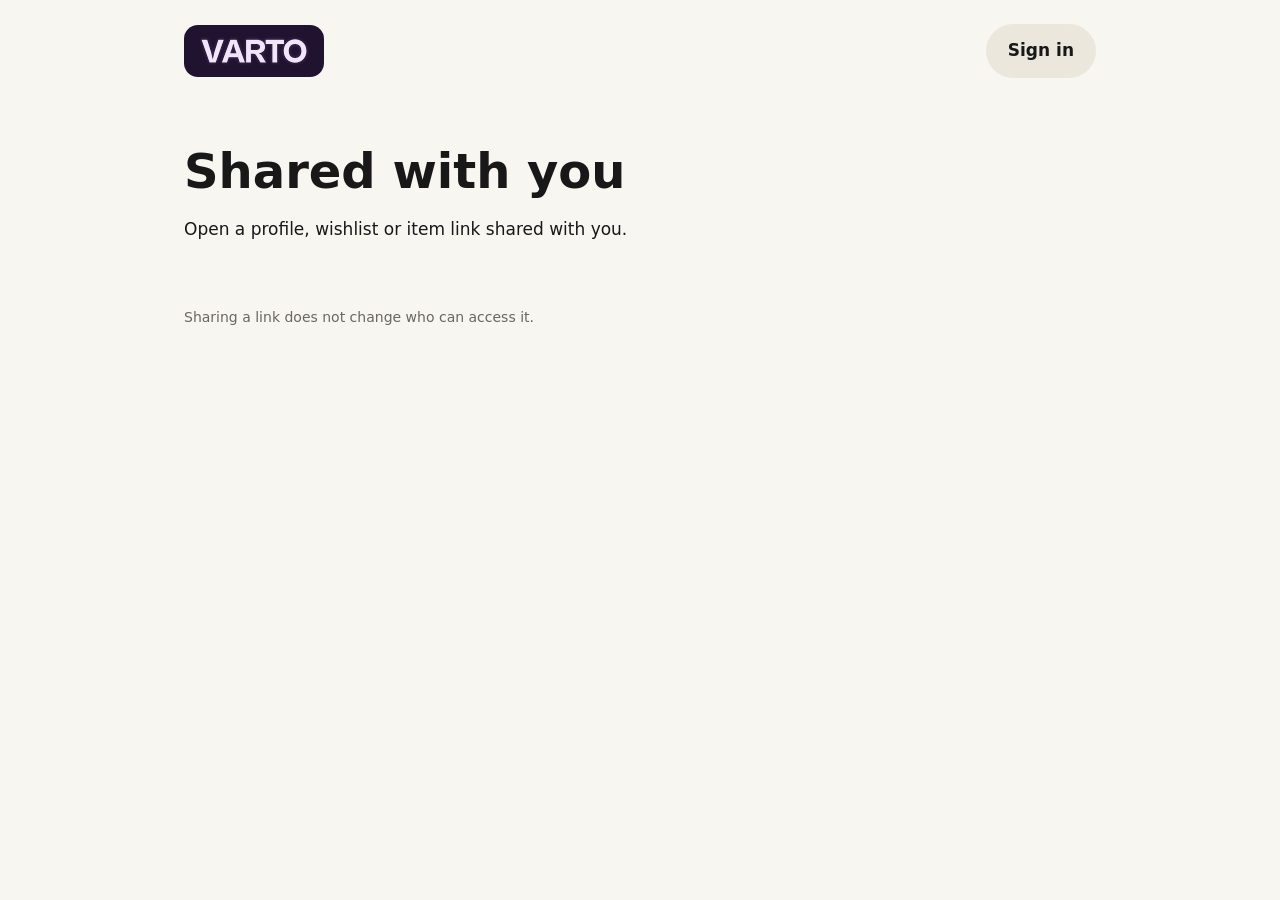
<file: share/index.html>
<!doctype html>
<html lang="en">
  <head>
    <meta charset="utf-8">
    <meta name="viewport" content="width=device-width,initial-scale=1">
    <meta name="robots" content="noindex,nofollow">
    <meta name="referrer" content="no-referrer">
    <meta http-equiv="Content-Security-Policy"
      content="default-src 'none'; script-src 'self'; style-src 'self'; img-src 'self' blob:; connect-src https://cdstxrmkbvhijiibyarr.supabase.co; base-uri 'none'; form-action 'self'">
    <title>Shared on Varto</title>
    <meta property="og:title" content="Shared on Varto">
    <meta property="og:description"
      content="Open this link to view what is shared with you on Varto.">
    <link rel="stylesheet" href="/share/style.css">
    <script type="module" src="/share/app.js"></script>
  </head>
  <body>
    <header><a href="/" aria-label="Varto home"><img src="/images/varto-logo.svg" alt="Varto"></a><div id="auth"></div></header>
    <main
      aria-live="polite"><p>Loading…</p><noscript>Enable JavaScript to view this shared page.</noscript></main>
    <footer>Sharing a link does not change who can access it.</footer>
  </body>
</html>
</file>
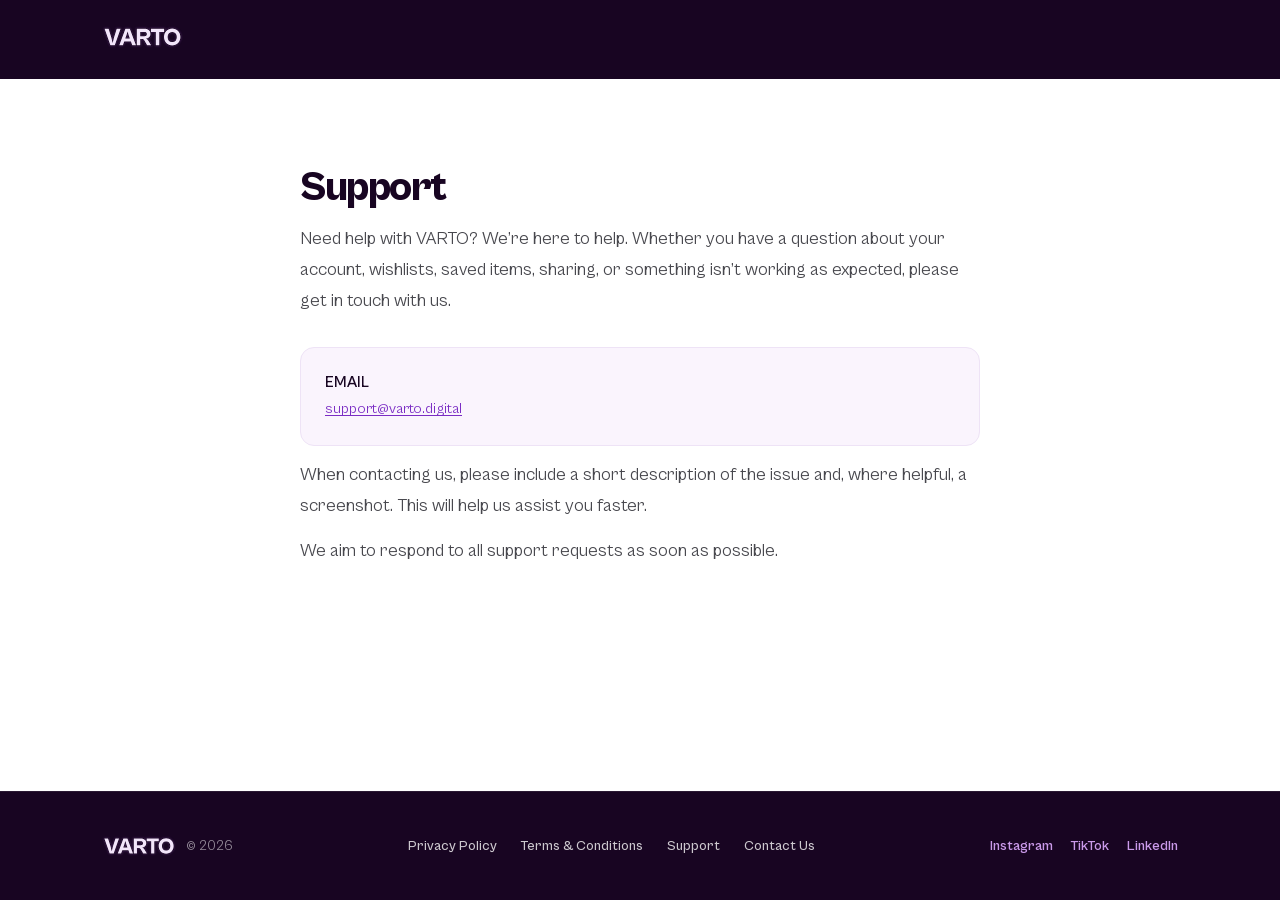
<file: support/index.html>
<!DOCTYPE html>
<html lang="en">
<head>
  <meta charset="utf-8">
  <meta name="viewport" content="width=device-width, initial-scale=1">
  <title>Support — Varto</title>
  <link rel="stylesheet" href="../css/styles.css?v=2">
  <link rel="stylesheet" href="../css/legal.css?v=2">
</head>
<body>

  <!-- HEADER (dark) -->
  <header class="legal-header">
    <a href="../" class="logo-link" aria-label="Varto — home"><img src="../images/varto-logo.svg" alt="Varto"></a>
  </header>

  <main class="legal-wrap">
    <h1>Support</h1>
    <p>Need help with VARTO? We’re here to help. Whether you have a question about your account, wishlists, saved items, sharing, or something isn’t working as expected, please get in touch with us.</p>
    <div class="company-block"><strong>EMAIL</strong><br><a href="mailto:support@varto.digital">support@varto.digital</a></div>
    <p>When contacting us, please include a short description of the issue and, where helpful, a screenshot. This will help us assist you faster.</p>
    <p>We aim to respond to all support requests as soon as possible.</p>
  </main>

  <!-- FOOTER (dark) -->
  <div style="padding:44px 8vw;background:#180522;color:#fff;border-top:1px solid rgba(255,255,255,0.08);display:flex;align-items:center;justify-content:space-between;flex-wrap:wrap;gap:20px">
    <div style="display:flex;align-items:center;gap:10px">
      <a href="../" class="logo-link" aria-label="Varto — home"><img src="../images/varto-logo.svg" alt="Varto" style="height:20px;width:auto;display:block"></a>
      <span style="font-size:14px;color:rgba(255,255,255,0.55)">© 2026</span>
    </div>
    <div style="display:flex;gap:24px;font-size:14px;font-weight:500;color:rgba(255,255,255,0.78)">
      <a href="../privacy/" class="footer-link">Privacy Policy</a><a href="../tos/" class="footer-link">Terms &amp; Conditions</a><a href="../support/" class="footer-link">Support</a><a href="../contact/" class="footer-link">Contact Us</a>
    </div>
    <div style="display:flex;gap:18px;font-size:14px;font-weight:600;color:#CA9AEA">
      <a href="https://www.instagram.com/varto.app" class="footer-link" target="_blank" rel="noopener">Instagram</a><a href="https://www.tiktok.com/@varto.digital" class="footer-link" target="_blank" rel="noopener">TikTok</a><a href="https://www.linkedin.com/company/varto-digital" class="footer-link" target="_blank" rel="noopener">LinkedIn</a>
    </div>
  </div>

</body>
</html>
</file>
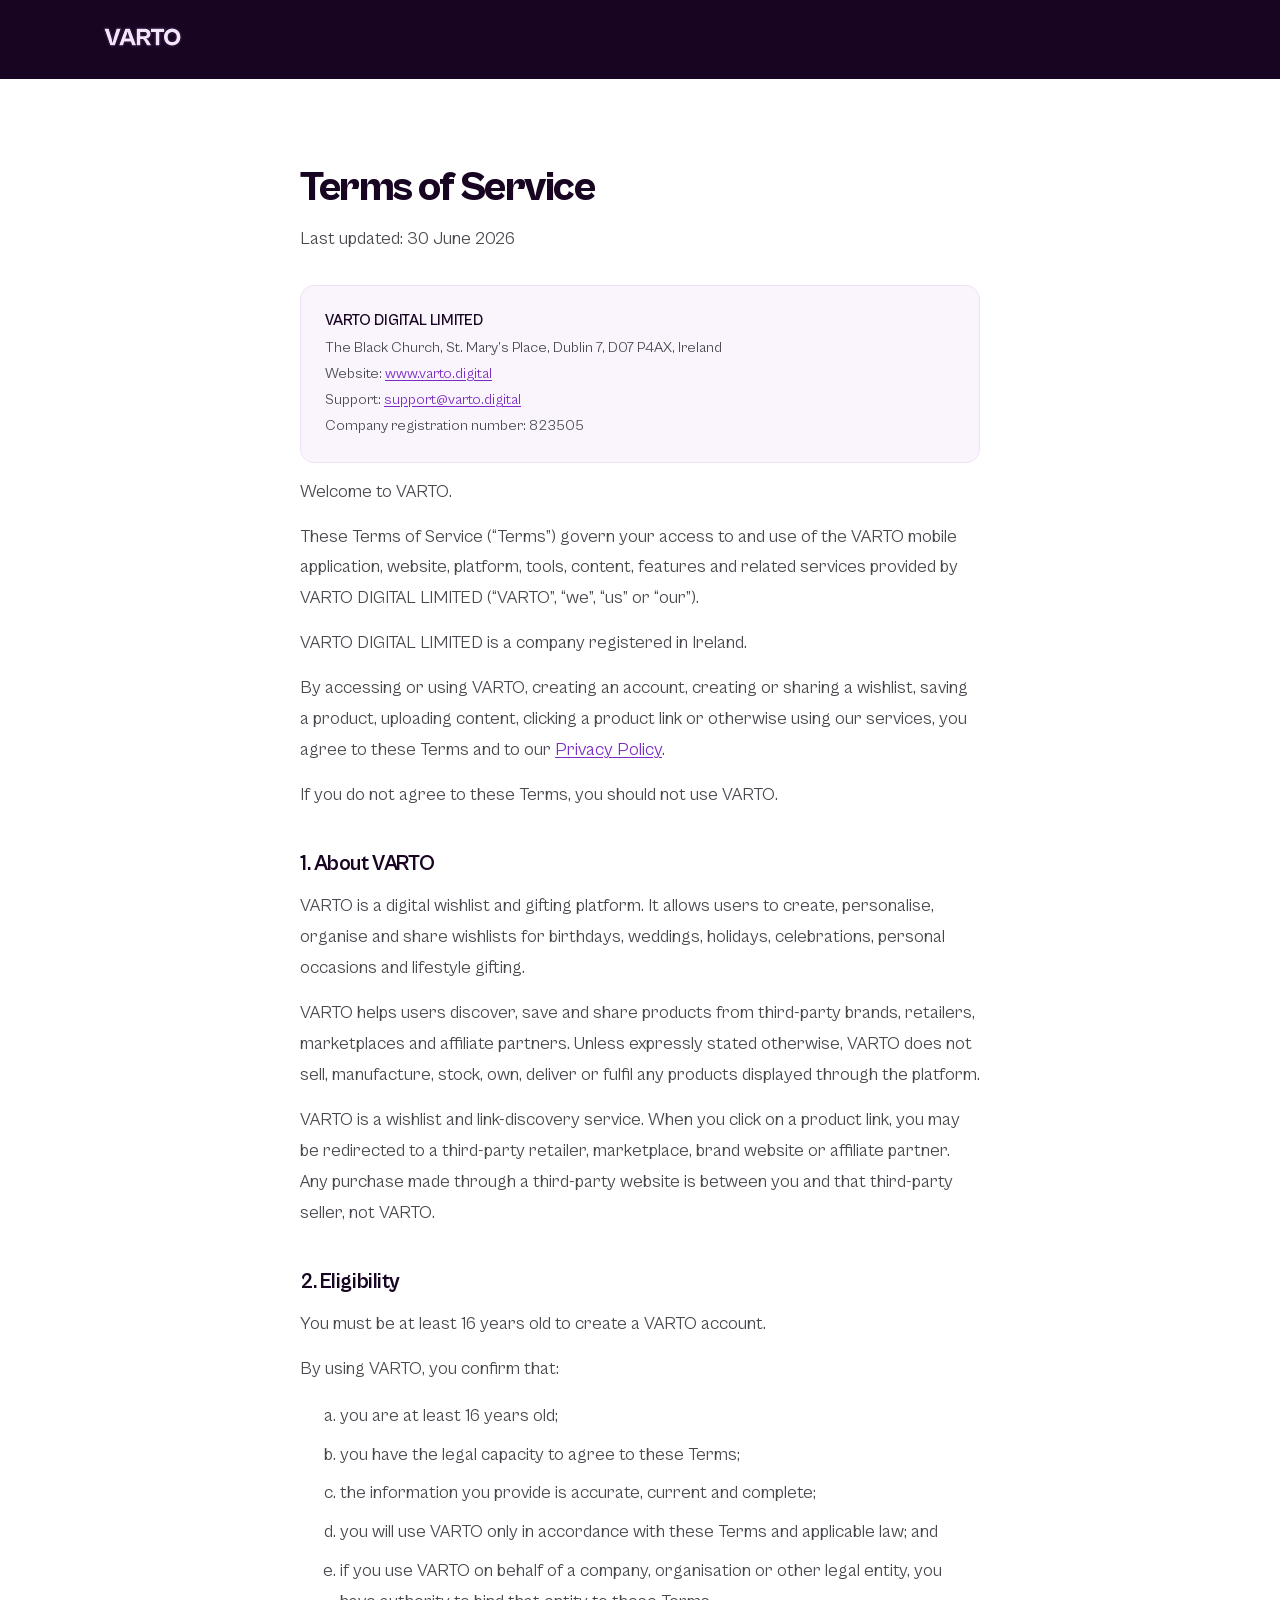
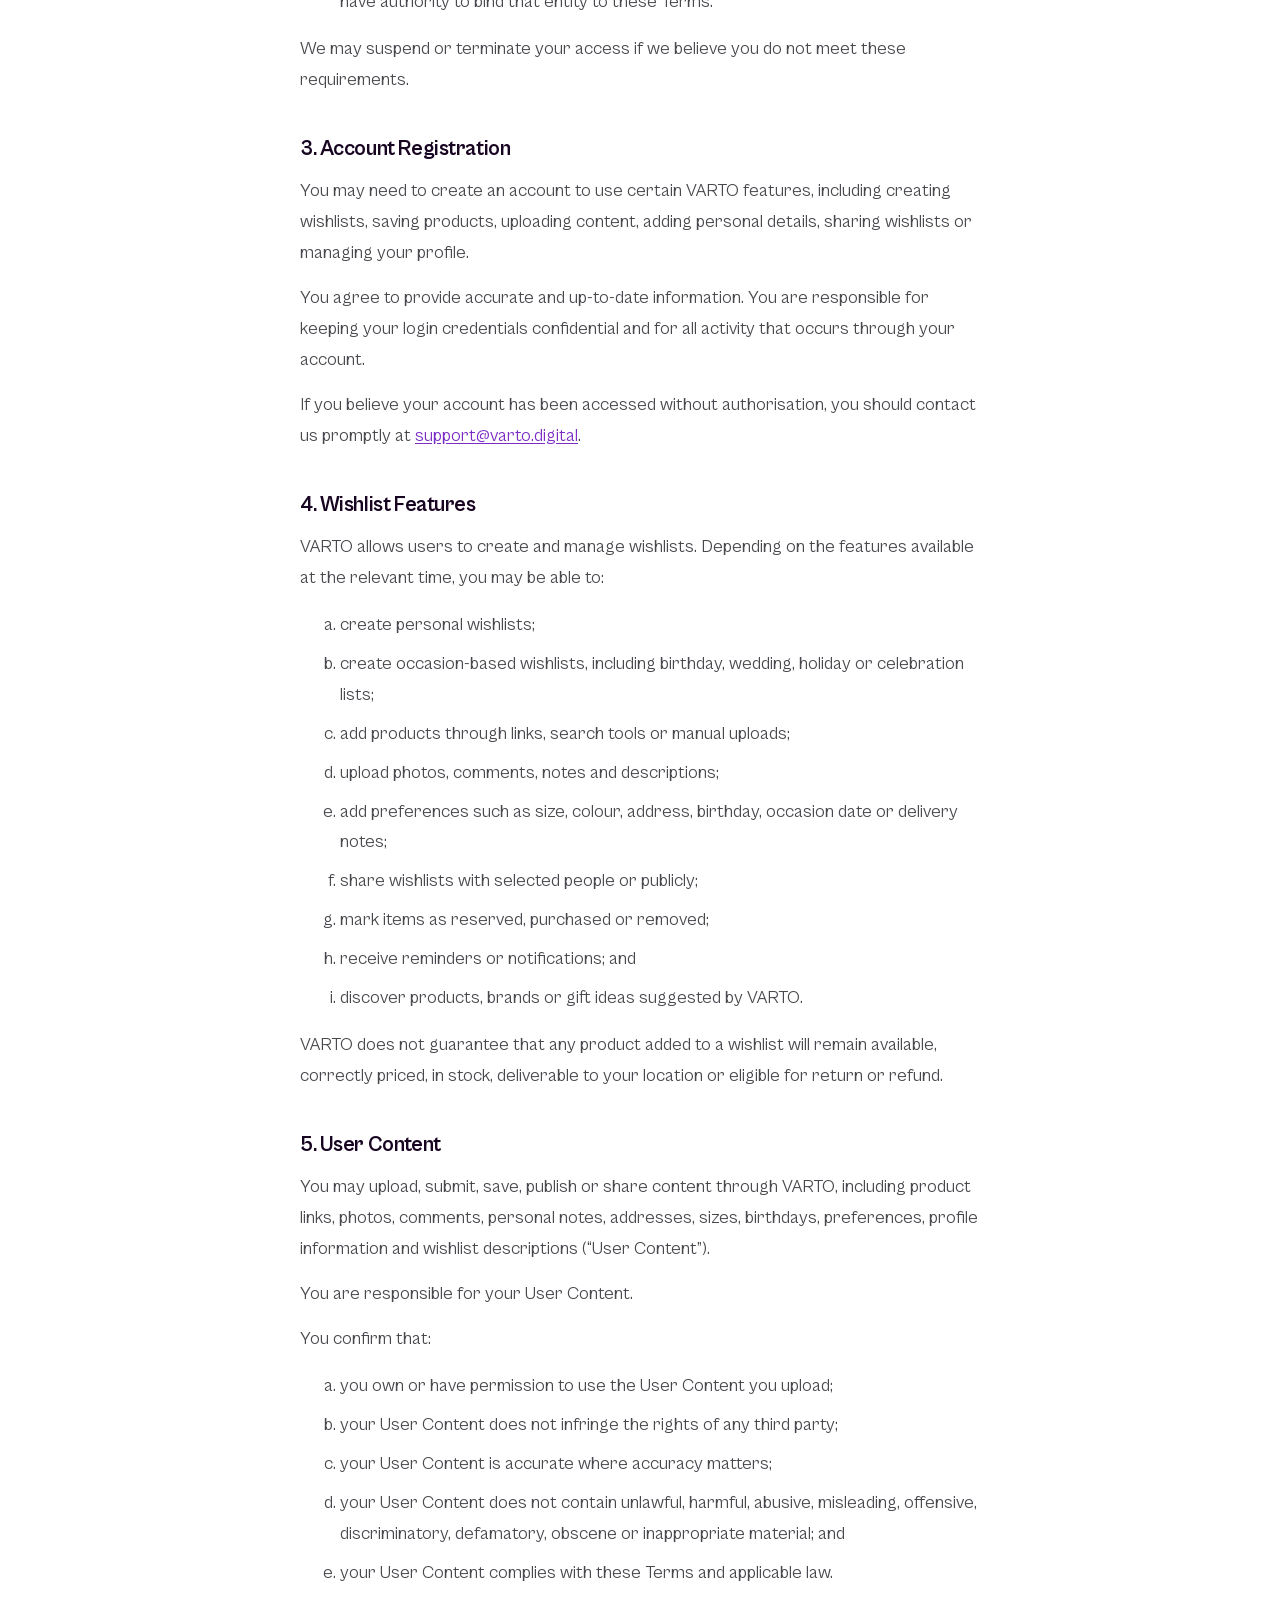
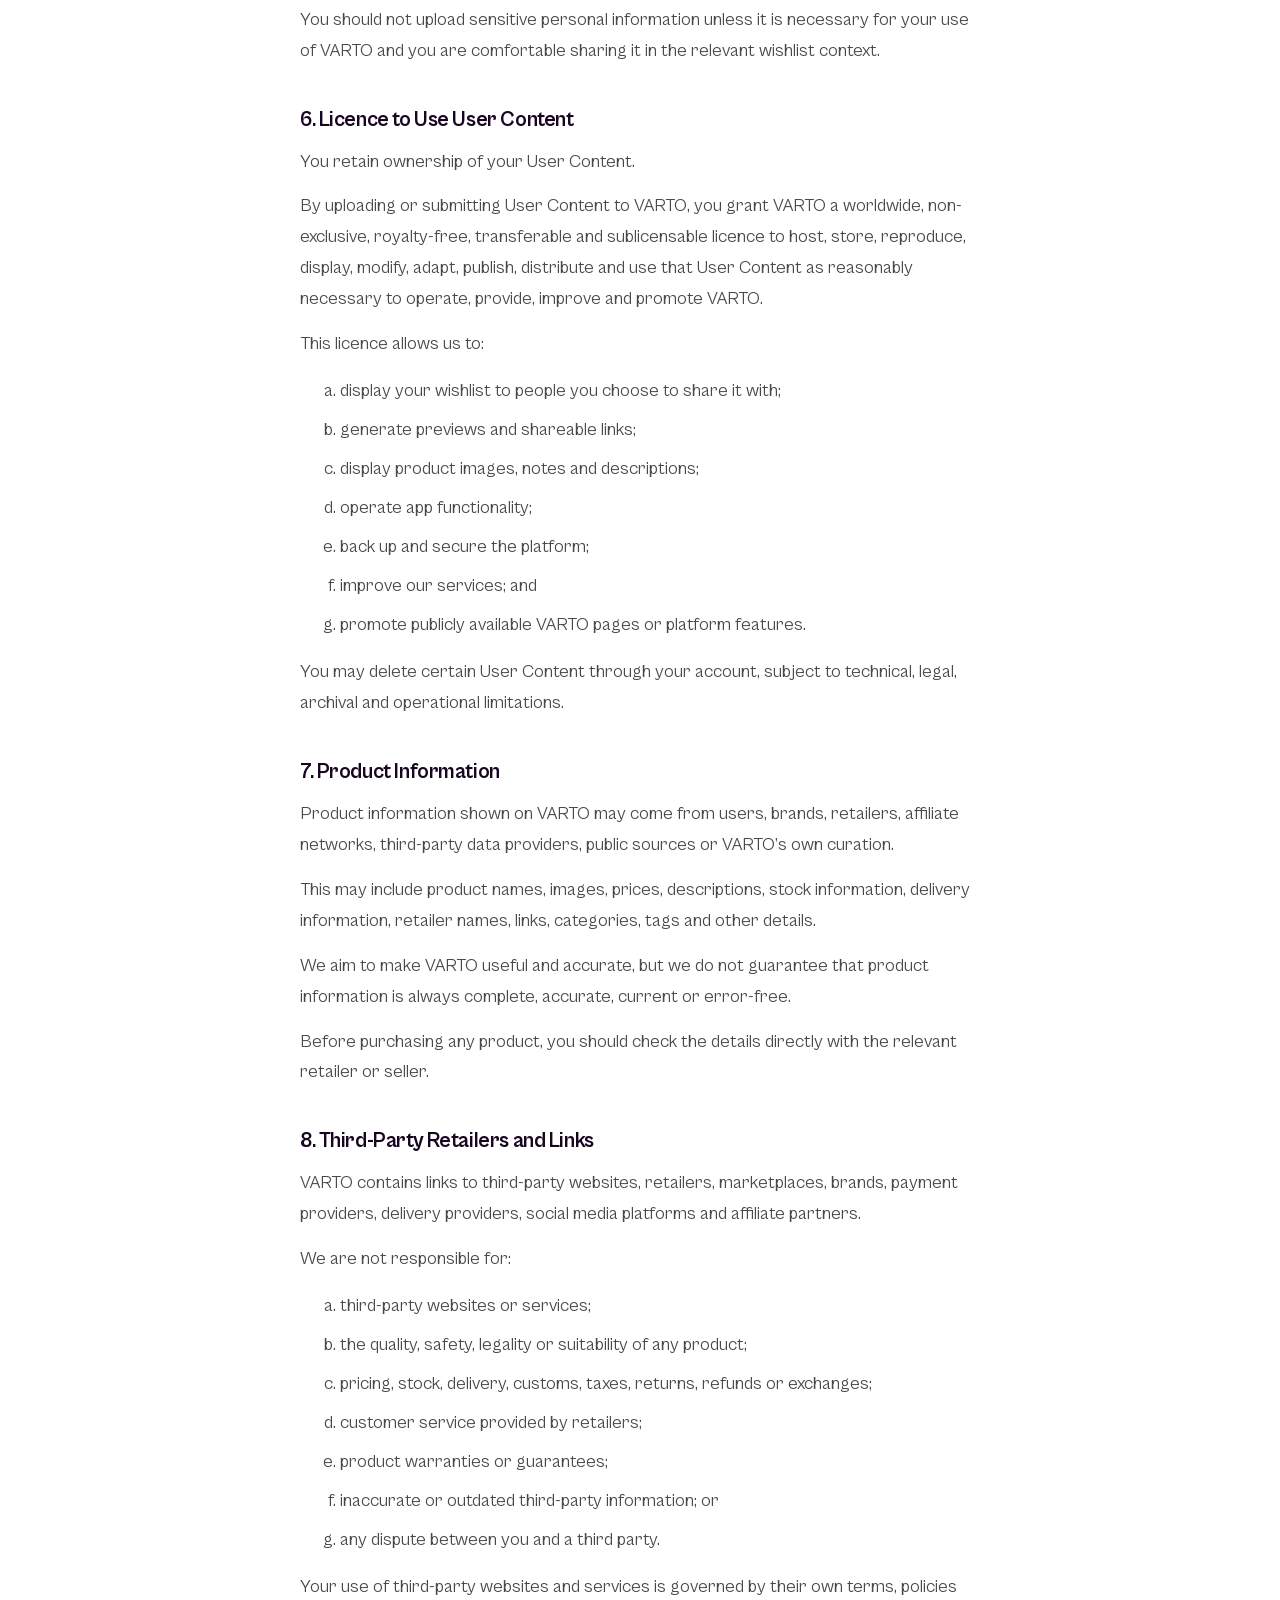
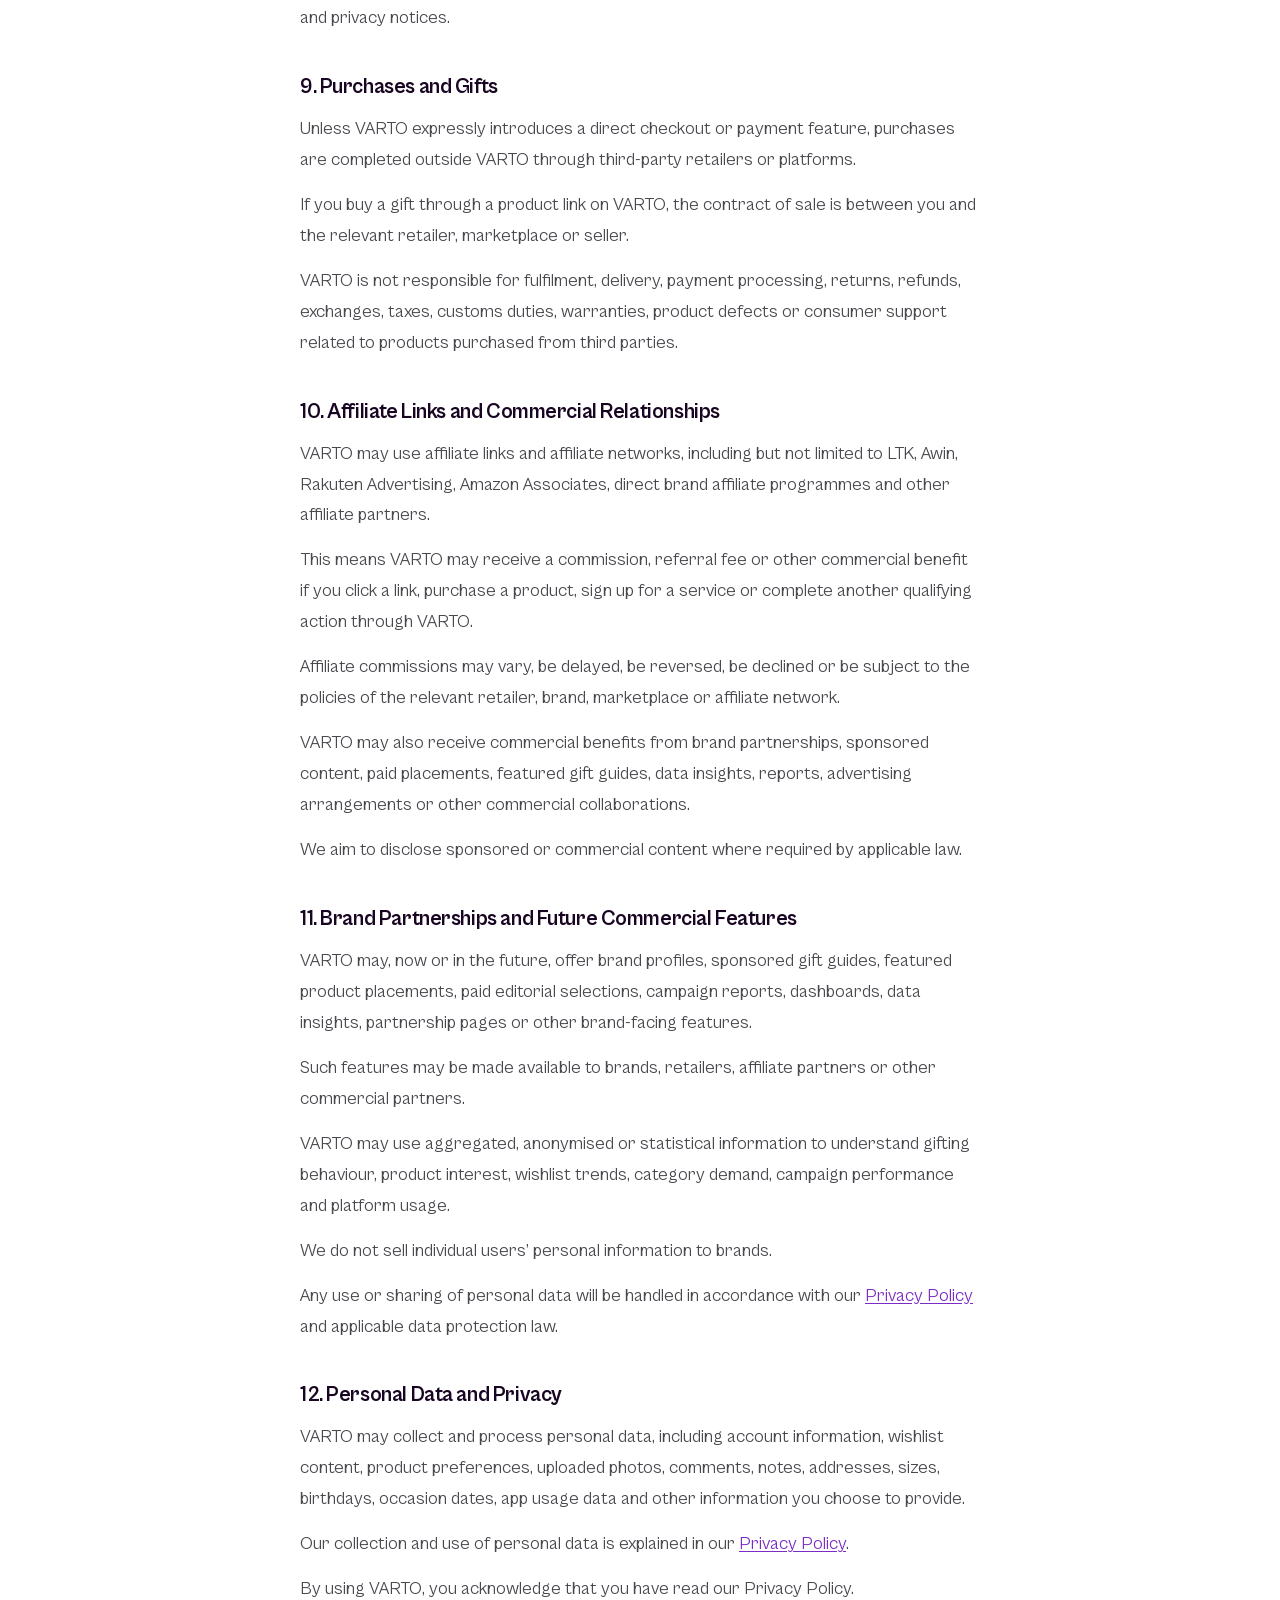
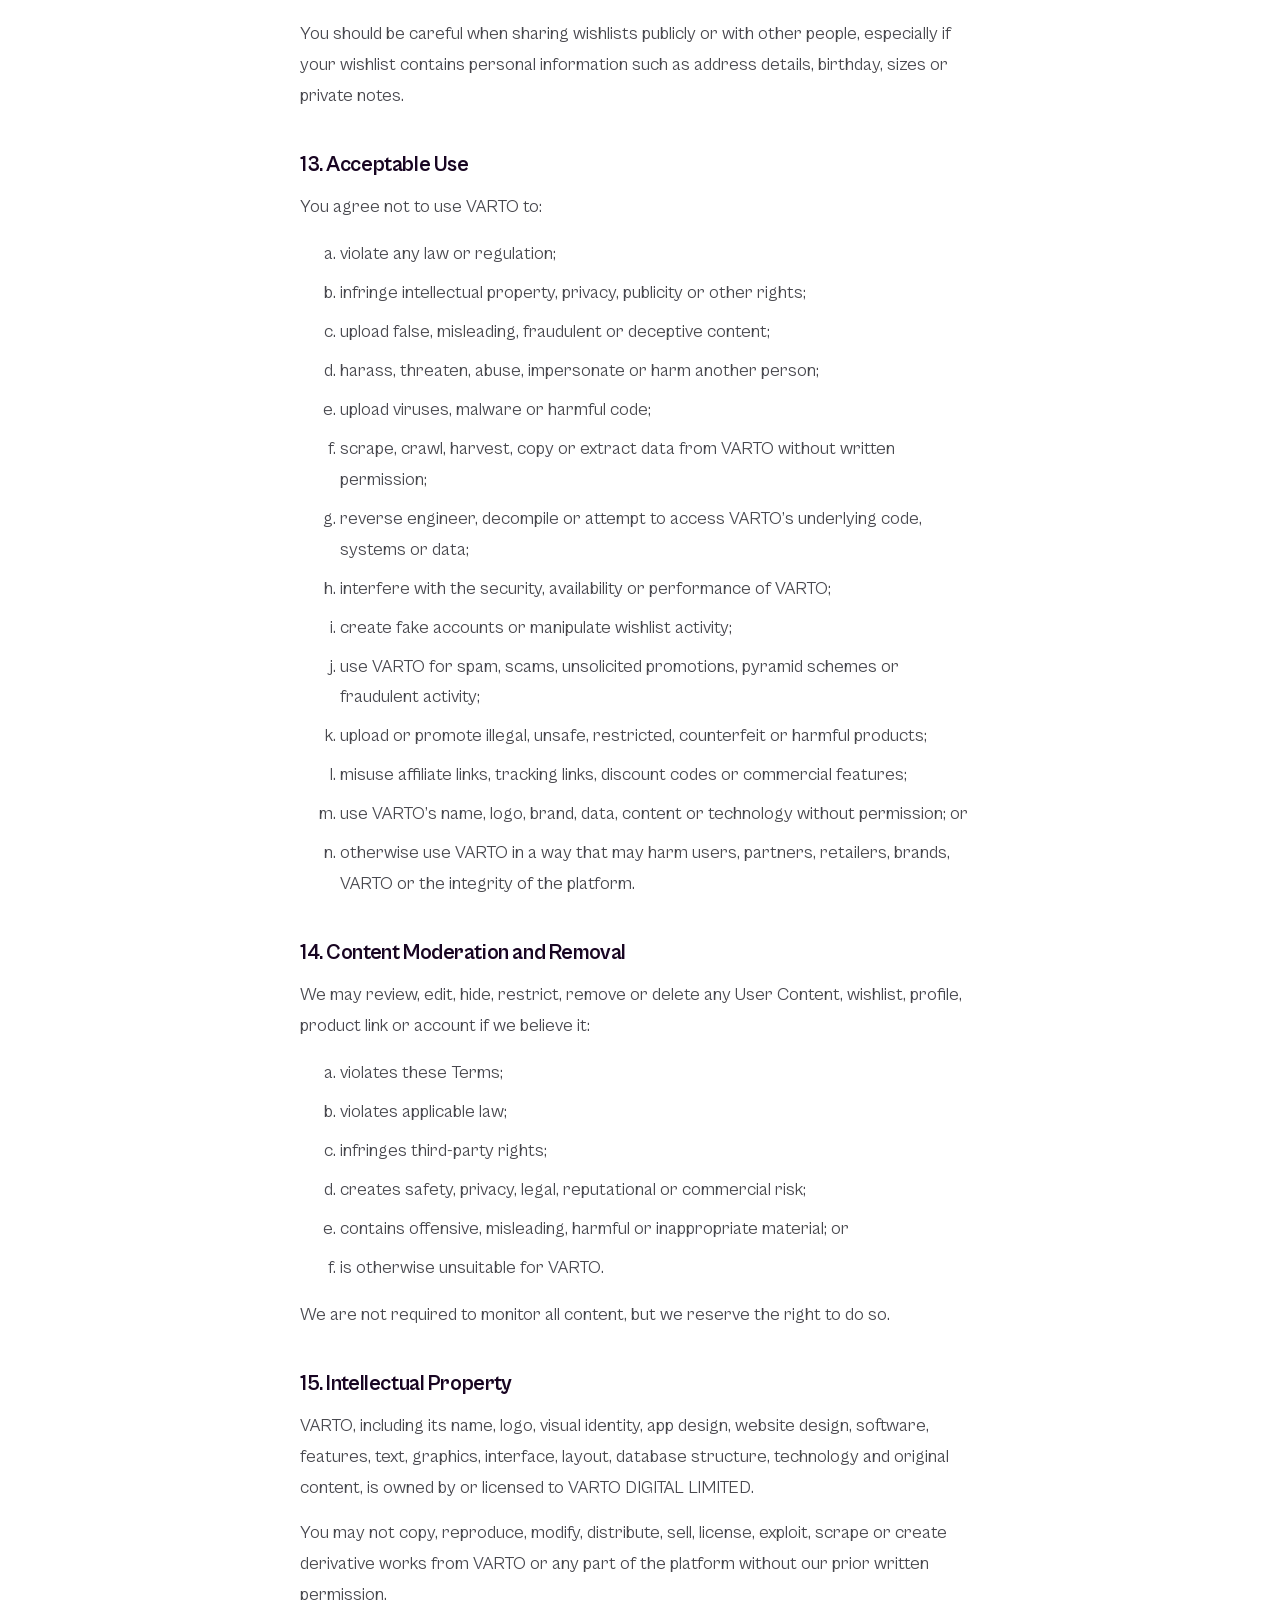
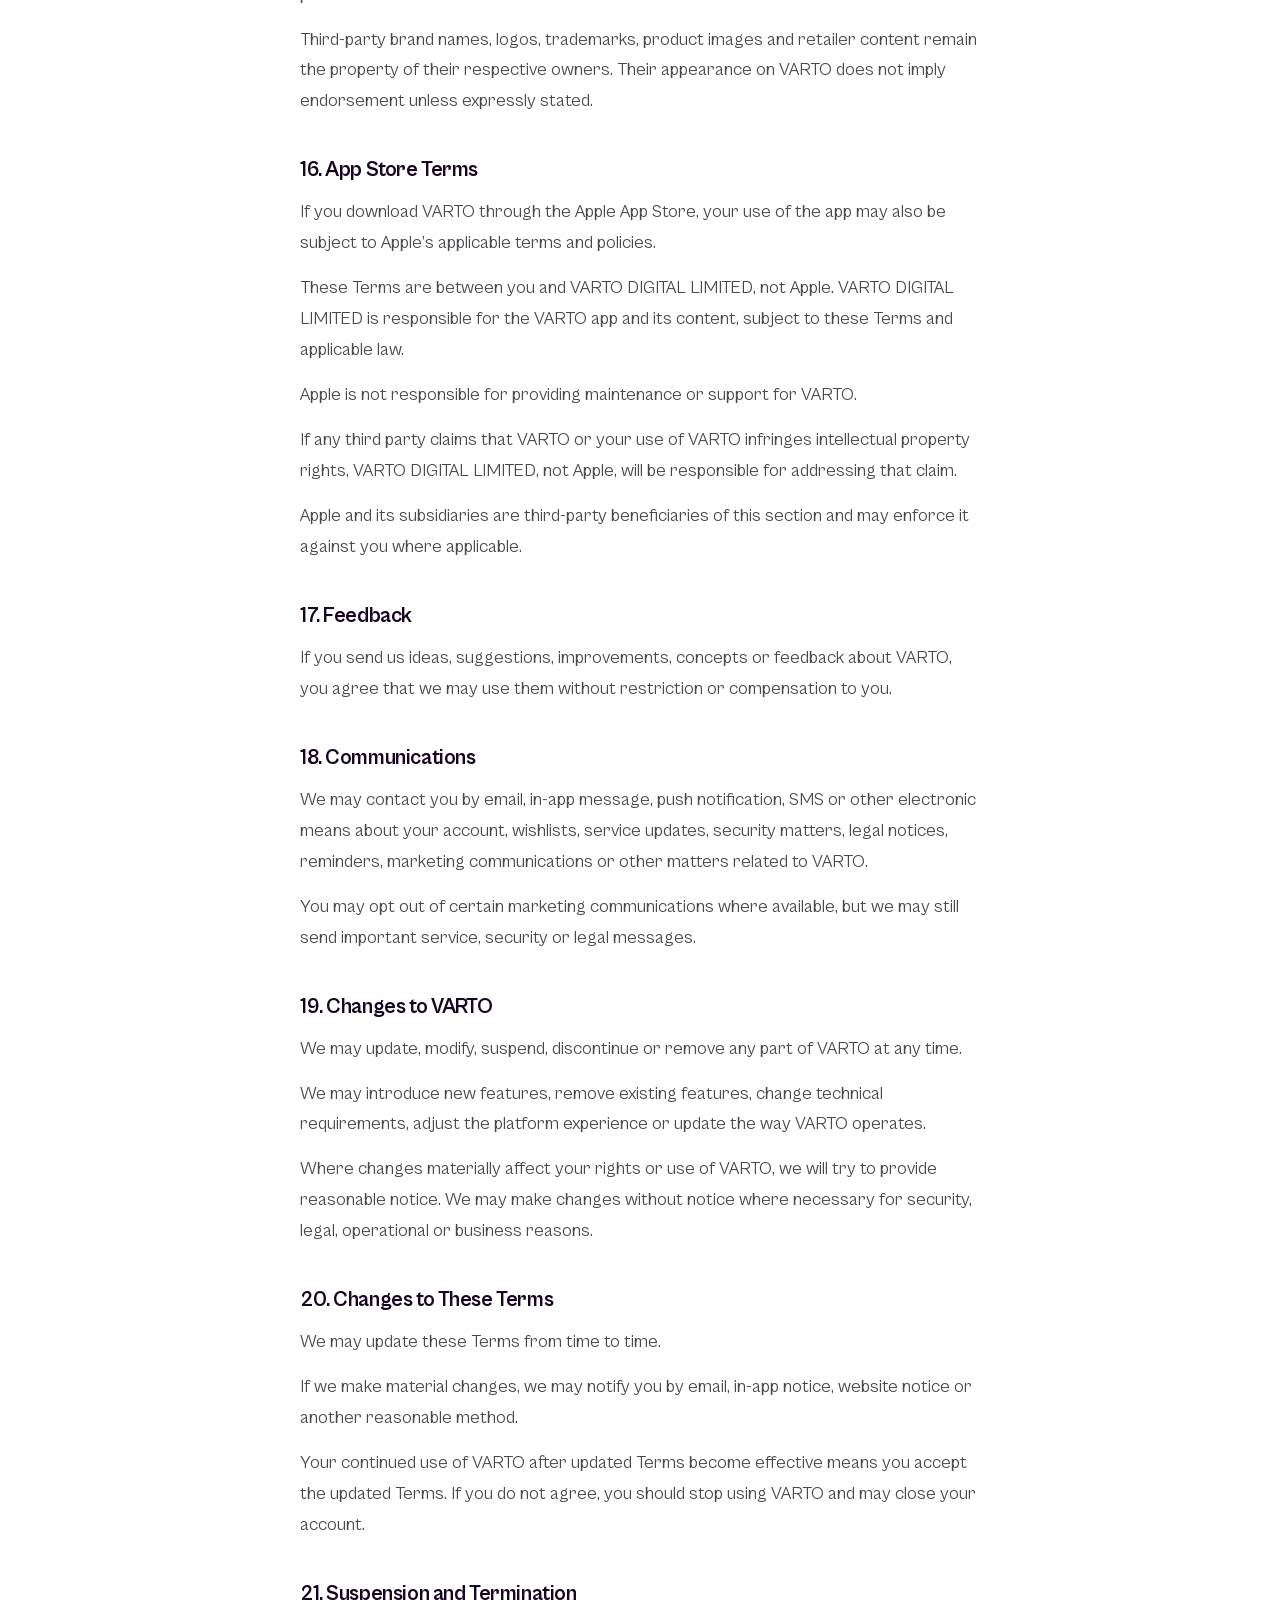
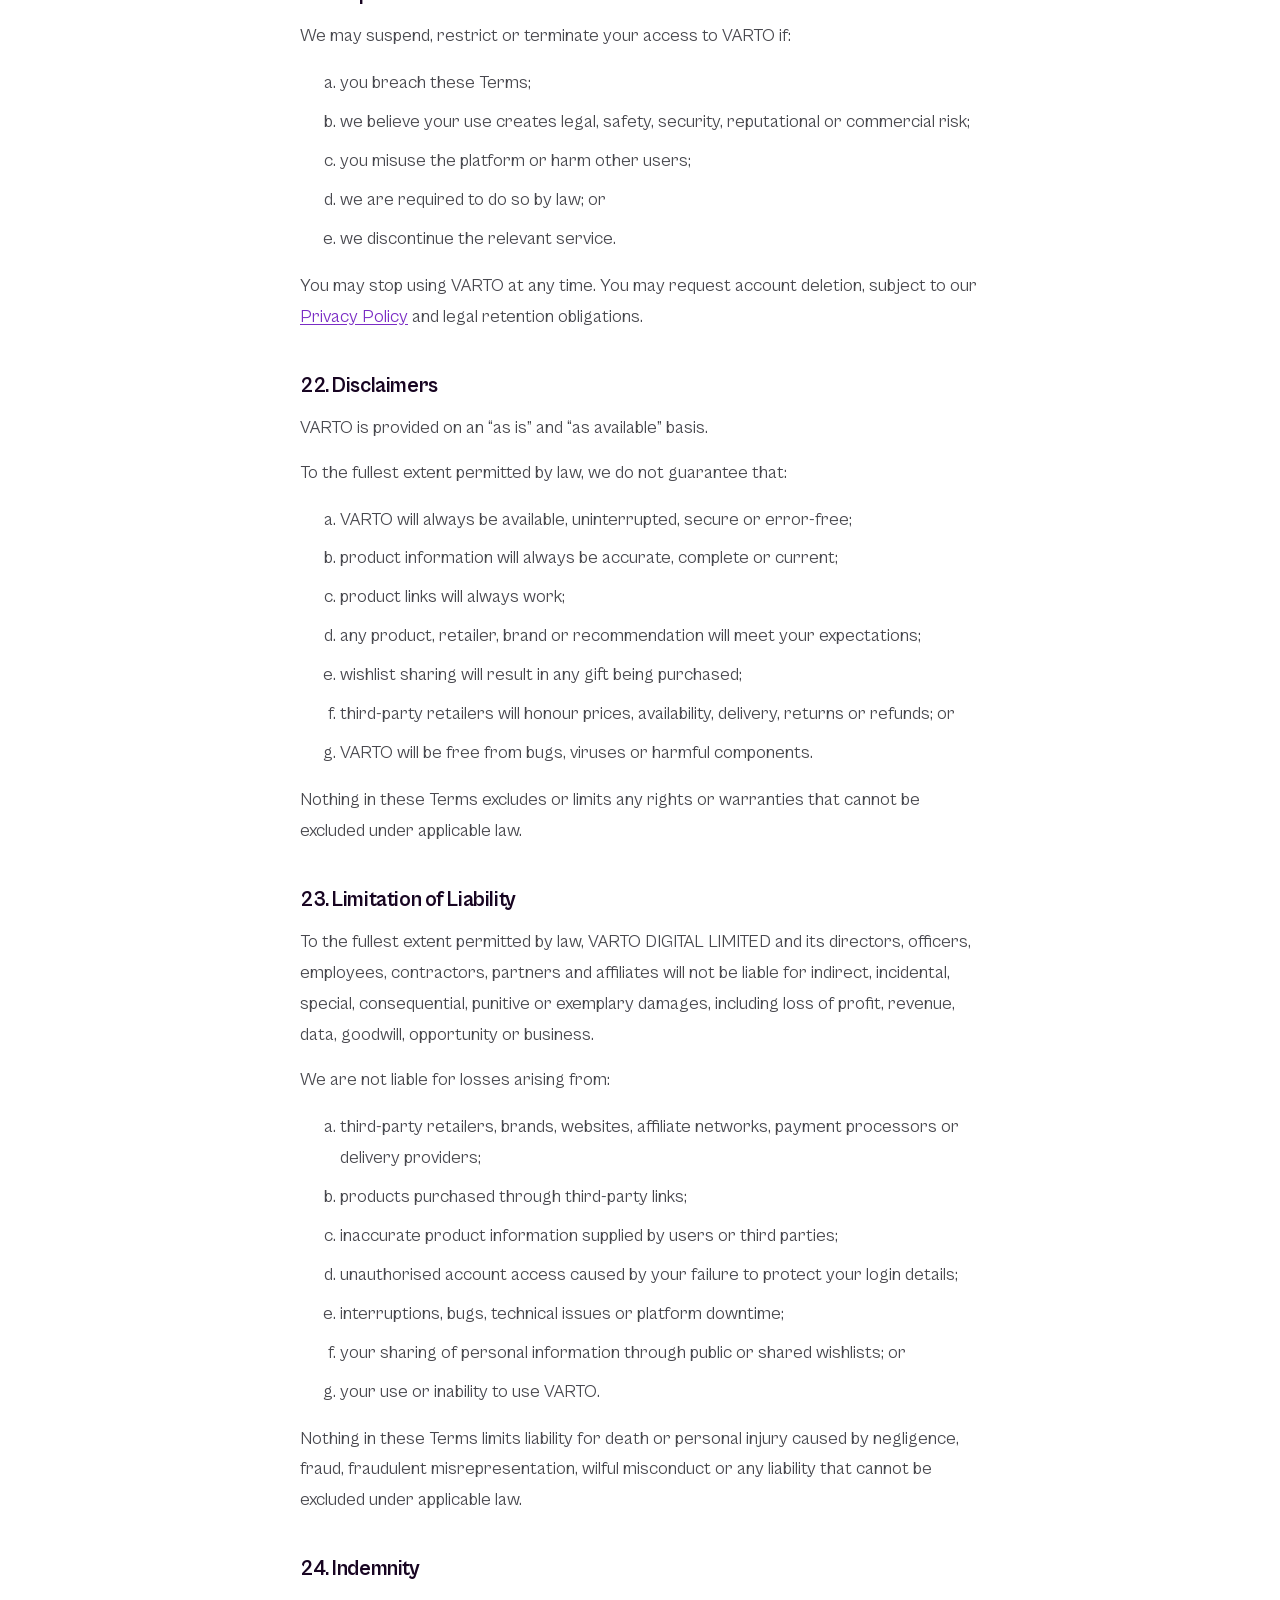
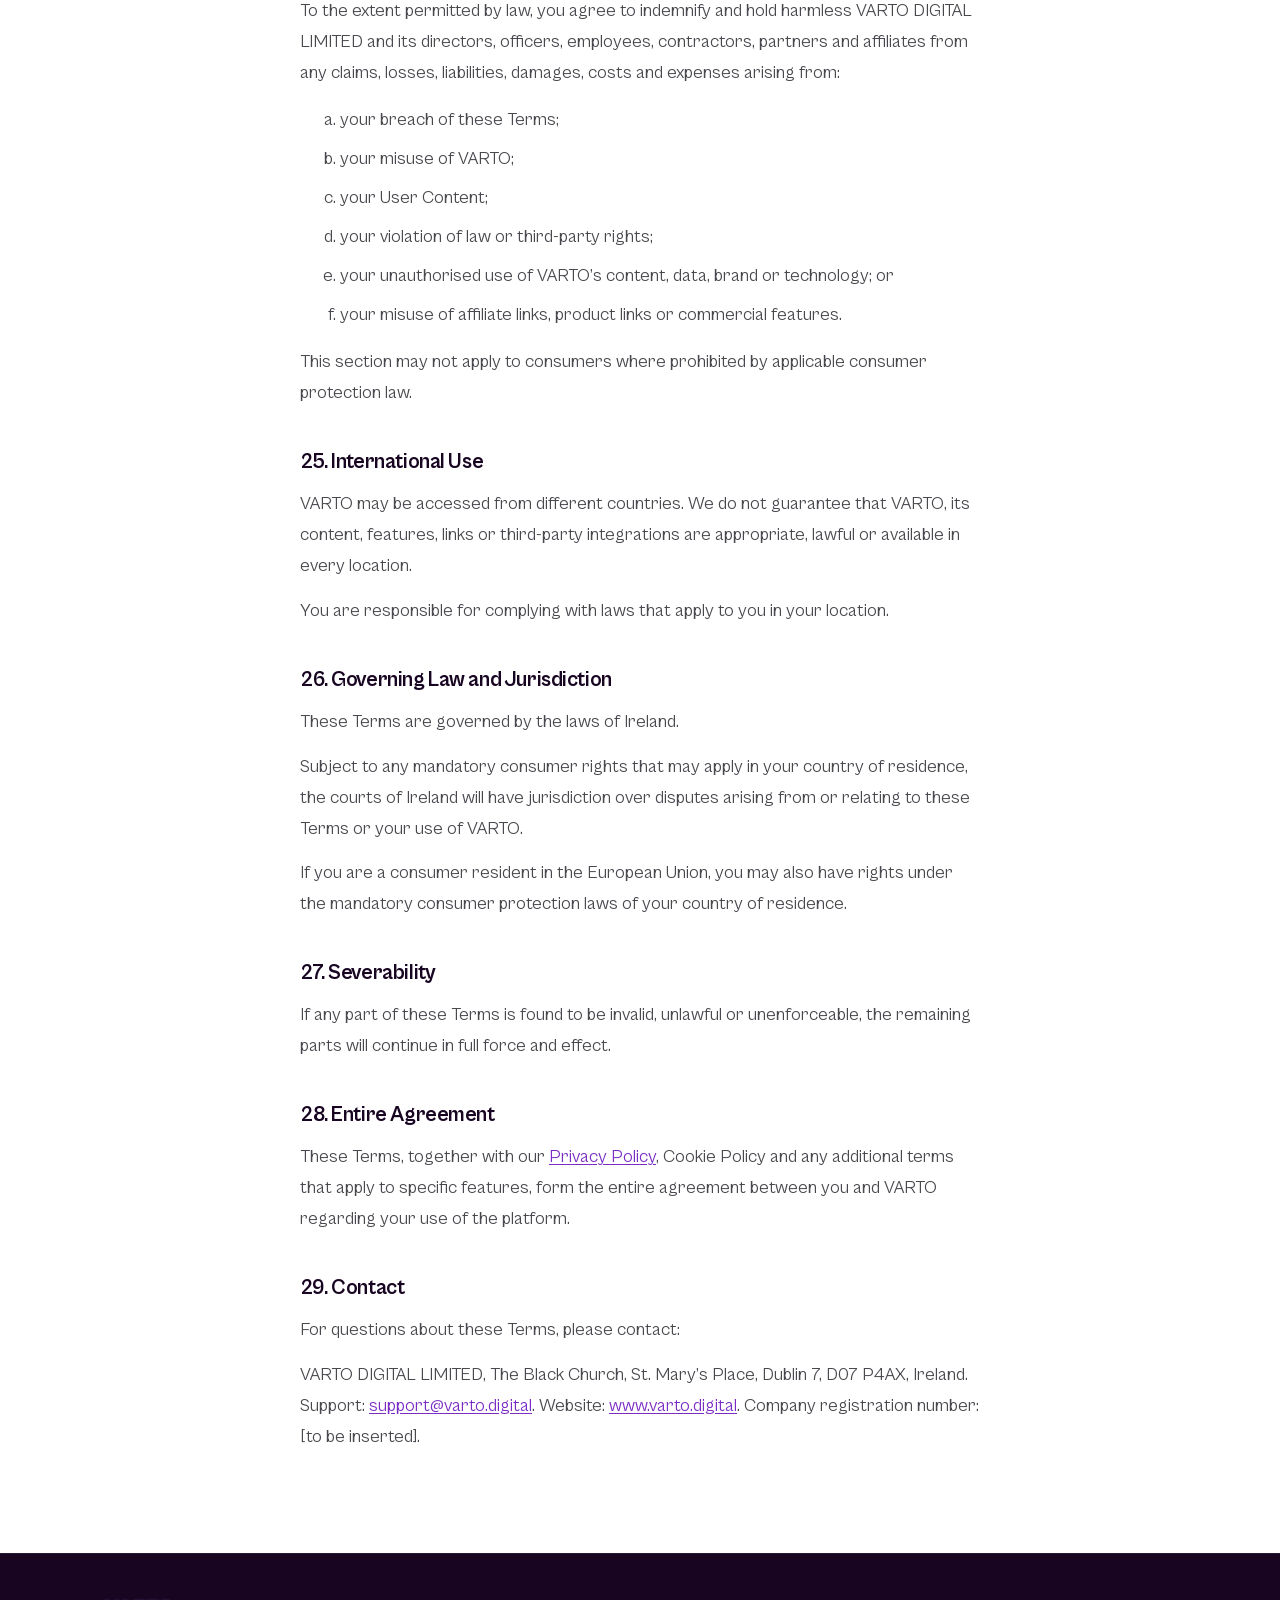
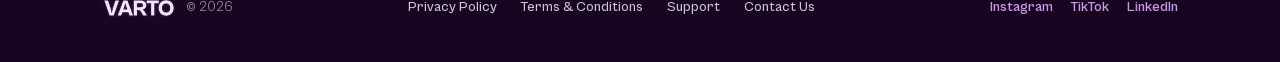
<file: tos/index.html>
<!doctype html>
<html lang="en">
  <head>
    <meta charset="utf-8" />
    <meta name="viewport" content="width=device-width, initial-scale=1" />
    <title>Terms of Service — Varto</title>
    <link rel="stylesheet" href="../css/styles.css?v=2" />
    <link rel="stylesheet" href="../css/legal.css?v=2" />
  </head>
  <body>
    <!-- HEADER (dark) -->
    <header class="legal-header">
      <a href="../" class="logo-link" aria-label="Varto — home"
        ><img src="../images/varto-logo.svg" alt="Varto"
      /></a>
    </header>

    <main class="legal-wrap">
      <h1>Terms of Service</h1>
      <p class="legal-updated">Last updated: 30 June 2026</p>

      <div class="company-block">
        <strong>VARTO DIGITAL LIMITED</strong><br />
        The Black Church, St. Mary’s Place, Dublin 7, D07 P4AX, Ireland<br />
        Website: <a href="https://www.varto.digital">www.varto.digital</a><br />
        Support: <a href="mailto:support@varto.digital">support@varto.digital</a
        ><br />
        Company registration number: 823505
      </div>

      <p>Welcome to VARTO.</p>
      <p>
        These Terms of Service (“Terms”) govern your access to and use of the
        VARTO mobile application, website, platform, tools, content, features
        and related services provided by VARTO DIGITAL LIMITED (“VARTO”, “we”,
        “us” or “our”).
      </p>
      <p>VARTO DIGITAL LIMITED is a company registered in Ireland.</p>
      <p>
        By accessing or using VARTO, creating an account, creating or sharing a
        wishlist, saving a product, uploading content, clicking a product link
        or otherwise using our services, you agree to these Terms and to our
        <a href="../privacy/">Privacy Policy</a>.
      </p>
      <p>If you do not agree to these Terms, you should not use VARTO.</p>

      <h3>1. About VARTO</h3>
      <p>
        VARTO is a digital wishlist and gifting platform. It allows users to
        create, personalise, organise and share wishlists for birthdays,
        weddings, holidays, celebrations, personal occasions and lifestyle
        gifting.
      </p>
      <p>
        VARTO helps users discover, save and share products from third-party
        brands, retailers, marketplaces and affiliate partners. Unless expressly
        stated otherwise, VARTO does not sell, manufacture, stock, own, deliver
        or fulfil any products displayed through the platform.
      </p>
      <p>
        VARTO is a wishlist and link-discovery service. When you click on a
        product link, you may be redirected to a third-party retailer,
        marketplace, brand website or affiliate partner. Any purchase made
        through a third-party website is between you and that third-party
        seller, not VARTO.
      </p>

      <h3>2. Eligibility</h3>
      <p>You must be at least 16 years old to create a VARTO account.</p>
      <p>By using VARTO, you confirm that:</p>
      <ol type="a">
        <li>you are at least 16 years old;</li>
        <li>you have the legal capacity to agree to these Terms;</li>
        <li>the information you provide is accurate, current and complete;</li>
        <li>
          you will use VARTO only in accordance with these Terms and applicable
          law; and
        </li>
        <li>
          if you use VARTO on behalf of a company, organisation or other legal
          entity, you have authority to bind that entity to these Terms.
        </li>
      </ol>
      <p>
        We may suspend or terminate your access if we believe you do not meet
        these requirements.
      </p>

      <h3>3. Account Registration</h3>
      <p>
        You may need to create an account to use certain VARTO features,
        including creating wishlists, saving products, uploading content, adding
        personal details, sharing wishlists or managing your profile.
      </p>
      <p>
        You agree to provide accurate and up-to-date information. You are
        responsible for keeping your login credentials confidential and for all
        activity that occurs through your account.
      </p>
      <p>
        If you believe your account has been accessed without authorisation, you
        should contact us promptly at
        <a href="mailto:support@varto.digital">support@varto.digital</a>.
      </p>

      <h3>4. Wishlist Features</h3>
      <p>
        VARTO allows users to create and manage wishlists. Depending on the
        features available at the relevant time, you may be able to:
      </p>
      <ol type="a">
        <li>create personal wishlists;</li>
        <li>
          create occasion-based wishlists, including birthday, wedding, holiday
          or celebration lists;
        </li>
        <li>add products through links, search tools or manual uploads;</li>
        <li>upload photos, comments, notes and descriptions;</li>
        <li>
          add preferences such as size, colour, address, birthday, occasion date
          or delivery notes;
        </li>
        <li>share wishlists with selected people or publicly;</li>
        <li>mark items as reserved, purchased or removed;</li>
        <li>receive reminders or notifications; and</li>
        <li>discover products, brands or gift ideas suggested by VARTO.</li>
      </ol>
      <p>
        VARTO does not guarantee that any product added to a wishlist will
        remain available, correctly priced, in stock, deliverable to your
        location or eligible for return or refund.
      </p>

      <h3>5. User Content</h3>
      <p>
        You may upload, submit, save, publish or share content through VARTO,
        including product links, photos, comments, personal notes, addresses,
        sizes, birthdays, preferences, profile information and wishlist
        descriptions (“User Content”).
      </p>
      <p>You are responsible for your User Content.</p>
      <p>You confirm that:</p>
      <ol type="a">
        <li>you own or have permission to use the User Content you upload;</li>
        <li>
          your User Content does not infringe the rights of any third party;
        </li>
        <li>your User Content is accurate where accuracy matters;</li>
        <li>
          your User Content does not contain unlawful, harmful, abusive,
          misleading, offensive, discriminatory, defamatory, obscene or
          inappropriate material; and
        </li>
        <li>your User Content complies with these Terms and applicable law.</li>
      </ol>
      <p>
        You should not upload sensitive personal information unless it is
        necessary for your use of VARTO and you are comfortable sharing it in
        the relevant wishlist context.
      </p>

      <h3>6. Licence to Use User Content</h3>
      <p>You retain ownership of your User Content.</p>
      <p>
        By uploading or submitting User Content to VARTO, you grant VARTO a
        worldwide, non-exclusive, royalty-free, transferable and sublicensable
        licence to host, store, reproduce, display, modify, adapt, publish,
        distribute and use that User Content as reasonably necessary to operate,
        provide, improve and promote VARTO.
      </p>
      <p>This licence allows us to:</p>
      <ol type="a">
        <li>display your wishlist to people you choose to share it with;</li>
        <li>generate previews and shareable links;</li>
        <li>display product images, notes and descriptions;</li>
        <li>operate app functionality;</li>
        <li>back up and secure the platform;</li>
        <li>improve our services; and</li>
        <li>promote publicly available VARTO pages or platform features.</li>
      </ol>
      <p>
        You may delete certain User Content through your account, subject to
        technical, legal, archival and operational limitations.
      </p>

      <h3>7. Product Information</h3>
      <p>
        Product information shown on VARTO may come from users, brands,
        retailers, affiliate networks, third-party data providers, public
        sources or VARTO’s own curation.
      </p>
      <p>
        This may include product names, images, prices, descriptions, stock
        information, delivery information, retailer names, links, categories,
        tags and other details.
      </p>
      <p>
        We aim to make VARTO useful and accurate, but we do not guarantee that
        product information is always complete, accurate, current or error-free.
      </p>
      <p>
        Before purchasing any product, you should check the details directly
        with the relevant retailer or seller.
      </p>

      <h3>8. Third-Party Retailers and Links</h3>
      <p>
        VARTO contains links to third-party websites, retailers, marketplaces,
        brands, payment providers, delivery providers, social media platforms
        and affiliate partners.
      </p>
      <p>We are not responsible for:</p>
      <ol type="a">
        <li>third-party websites or services;</li>
        <li>the quality, safety, legality or suitability of any product;</li>
        <li>
          pricing, stock, delivery, customs, taxes, returns, refunds or
          exchanges;
        </li>
        <li>customer service provided by retailers;</li>
        <li>product warranties or guarantees;</li>
        <li>inaccurate or outdated third-party information; or</li>
        <li>any dispute between you and a third party.</li>
      </ol>
      <p>
        Your use of third-party websites and services is governed by their own
        terms, policies and privacy notices.
      </p>

      <h3>9. Purchases and Gifts</h3>
      <p>
        Unless VARTO expressly introduces a direct checkout or payment feature,
        purchases are completed outside VARTO through third-party retailers or
        platforms.
      </p>
      <p>
        If you buy a gift through a product link on VARTO, the contract of sale
        is between you and the relevant retailer, marketplace or seller.
      </p>
      <p>
        VARTO is not responsible for fulfilment, delivery, payment processing,
        returns, refunds, exchanges, taxes, customs duties, warranties, product
        defects or consumer support related to products purchased from third
        parties.
      </p>

      <h3>10. Affiliate Links and Commercial Relationships</h3>
      <p>
        VARTO may use affiliate links and affiliate networks, including but not
        limited to LTK, Awin, Rakuten Advertising, Amazon Associates, direct
        brand affiliate programmes and other affiliate partners.
      </p>
      <p>
        This means VARTO may receive a commission, referral fee or other
        commercial benefit if you click a link, purchase a product, sign up for
        a service or complete another qualifying action through VARTO.
      </p>
      <p>
        Affiliate commissions may vary, be delayed, be reversed, be declined or
        be subject to the policies of the relevant retailer, brand, marketplace
        or affiliate network.
      </p>
      <p>
        VARTO may also receive commercial benefits from brand partnerships,
        sponsored content, paid placements, featured gift guides, data insights,
        reports, advertising arrangements or other commercial collaborations.
      </p>
      <p>
        We aim to disclose sponsored or commercial content where required by
        applicable law.
      </p>

      <h3>11. Brand Partnerships and Future Commercial Features</h3>
      <p>
        VARTO may, now or in the future, offer brand profiles, sponsored gift
        guides, featured product placements, paid editorial selections, campaign
        reports, dashboards, data insights, partnership pages or other
        brand-facing features.
      </p>
      <p>
        Such features may be made available to brands, retailers, affiliate
        partners or other commercial partners.
      </p>
      <p>
        VARTO may use aggregated, anonymised or statistical information to
        understand gifting behaviour, product interest, wishlist trends,
        category demand, campaign performance and platform usage.
      </p>
      <p>We do not sell individual users’ personal information to brands.</p>
      <p>
        Any use or sharing of personal data will be handled in accordance with
        our <a href="../privacy/">Privacy Policy</a> and applicable data
        protection law.
      </p>

      <h3>12. Personal Data and Privacy</h3>
      <p>
        VARTO may collect and process personal data, including account
        information, wishlist content, product preferences, uploaded photos,
        comments, notes, addresses, sizes, birthdays, occasion dates, app usage
        data and other information you choose to provide.
      </p>
      <p>
        Our collection and use of personal data is explained in our
        <a href="../privacy/">Privacy Policy</a>.
      </p>
      <p>
        By using VARTO, you acknowledge that you have read our Privacy Policy.
      </p>
      <p>
        You should be careful when sharing wishlists publicly or with other
        people, especially if your wishlist contains personal information such
        as address details, birthday, sizes or private notes.
      </p>

      <h3>13. Acceptable Use</h3>
      <p>You agree not to use VARTO to:</p>
      <ol type="a">
        <li>violate any law or regulation;</li>
        <li>
          infringe intellectual property, privacy, publicity or other rights;
        </li>
        <li>upload false, misleading, fraudulent or deceptive content;</li>
        <li>harass, threaten, abuse, impersonate or harm another person;</li>
        <li>upload viruses, malware or harmful code;</li>
        <li>
          scrape, crawl, harvest, copy or extract data from VARTO without
          written permission;
        </li>
        <li>
          reverse engineer, decompile or attempt to access VARTO’s underlying
          code, systems or data;
        </li>
        <li>
          interfere with the security, availability or performance of VARTO;
        </li>
        <li>create fake accounts or manipulate wishlist activity;</li>
        <li>
          use VARTO for spam, scams, unsolicited promotions, pyramid schemes or
          fraudulent activity;
        </li>
        <li>
          upload or promote illegal, unsafe, restricted, counterfeit or harmful
          products;
        </li>
        <li>
          misuse affiliate links, tracking links, discount codes or commercial
          features;
        </li>
        <li>
          use VARTO’s name, logo, brand, data, content or technology without
          permission; or
        </li>
        <li>
          otherwise use VARTO in a way that may harm users, partners, retailers,
          brands, VARTO or the integrity of the platform.
        </li>
      </ol>

      <h3>14. Content Moderation and Removal</h3>
      <p>
        We may review, edit, hide, restrict, remove or delete any User Content,
        wishlist, profile, product link or account if we believe it:
      </p>
      <ol type="a">
        <li>violates these Terms;</li>
        <li>violates applicable law;</li>
        <li>infringes third-party rights;</li>
        <li>
          creates safety, privacy, legal, reputational or commercial risk;
        </li>
        <li>
          contains offensive, misleading, harmful or inappropriate material; or
        </li>
        <li>is otherwise unsuitable for VARTO.</li>
      </ol>
      <p>
        We are not required to monitor all content, but we reserve the right to
        do so.
      </p>

      <h3>15. Intellectual Property</h3>
      <p>
        VARTO, including its name, logo, visual identity, app design, website
        design, software, features, text, graphics, interface, layout, database
        structure, technology and original content, is owned by or licensed to
        VARTO DIGITAL LIMITED.
      </p>
      <p>
        You may not copy, reproduce, modify, distribute, sell, license, exploit,
        scrape or create derivative works from VARTO or any part of the platform
        without our prior written permission.
      </p>
      <p>
        Third-party brand names, logos, trademarks, product images and retailer
        content remain the property of their respective owners. Their appearance
        on VARTO does not imply endorsement unless expressly stated.
      </p>

      <h3>16. App Store Terms</h3>
      <p>
        If you download VARTO through the Apple App Store, your use of the app
        may also be subject to Apple’s applicable terms and policies.
      </p>
      <p>
        These Terms are between you and VARTO DIGITAL LIMITED, not Apple. VARTO
        DIGITAL LIMITED is responsible for the VARTO app and its content,
        subject to these Terms and applicable law.
      </p>
      <p>
        Apple is not responsible for providing maintenance or support for VARTO.
      </p>
      <p>
        If any third party claims that VARTO or your use of VARTO infringes
        intellectual property rights, VARTO DIGITAL LIMITED, not Apple, will be
        responsible for addressing that claim.
      </p>
      <p>
        Apple and its subsidiaries are third-party beneficiaries of this section
        and may enforce it against you where applicable.
      </p>

      <h3>17. Feedback</h3>
      <p>
        If you send us ideas, suggestions, improvements, concepts or feedback
        about VARTO, you agree that we may use them without restriction or
        compensation to you.
      </p>

      <h3>18. Communications</h3>
      <p>
        We may contact you by email, in-app message, push notification, SMS or
        other electronic means about your account, wishlists, service updates,
        security matters, legal notices, reminders, marketing communications or
        other matters related to VARTO.
      </p>
      <p>
        You may opt out of certain marketing communications where available, but
        we may still send important service, security or legal messages.
      </p>

      <h3>19. Changes to VARTO</h3>
      <p>
        We may update, modify, suspend, discontinue or remove any part of VARTO
        at any time.
      </p>
      <p>
        We may introduce new features, remove existing features, change
        technical requirements, adjust the platform experience or update the way
        VARTO operates.
      </p>
      <p>
        Where changes materially affect your rights or use of VARTO, we will try
        to provide reasonable notice. We may make changes without notice where
        necessary for security, legal, operational or business reasons.
      </p>

      <h3>20. Changes to These Terms</h3>
      <p>We may update these Terms from time to time.</p>
      <p>
        If we make material changes, we may notify you by email, in-app notice,
        website notice or another reasonable method.
      </p>
      <p>
        Your continued use of VARTO after updated Terms become effective means
        you accept the updated Terms. If you do not agree, you should stop using
        VARTO and may close your account.
      </p>

      <h3>21. Suspension and Termination</h3>
      <p>We may suspend, restrict or terminate your access to VARTO if:</p>
      <ol type="a">
        <li>you breach these Terms;</li>
        <li>
          we believe your use creates legal, safety, security, reputational or
          commercial risk;
        </li>
        <li>you misuse the platform or harm other users;</li>
        <li>we are required to do so by law; or</li>
        <li>we discontinue the relevant service.</li>
      </ol>
      <p>
        You may stop using VARTO at any time. You may request account deletion,
        subject to our <a href="../privacy/">Privacy Policy</a> and legal
        retention obligations.
      </p>

      <h3>22. Disclaimers</h3>
      <p>VARTO is provided on an “as is” and “as available” basis.</p>
      <p>To the fullest extent permitted by law, we do not guarantee that:</p>
      <ol type="a">
        <li>
          VARTO will always be available, uninterrupted, secure or error-free;
        </li>
        <li>
          product information will always be accurate, complete or current;
        </li>
        <li>product links will always work;</li>
        <li>
          any product, retailer, brand or recommendation will meet your
          expectations;
        </li>
        <li>wishlist sharing will result in any gift being purchased;</li>
        <li>
          third-party retailers will honour prices, availability, delivery,
          returns or refunds; or
        </li>
        <li>VARTO will be free from bugs, viruses or harmful components.</li>
      </ol>
      <p>
        Nothing in these Terms excludes or limits any rights or warranties that
        cannot be excluded under applicable law.
      </p>

      <h3>23. Limitation of Liability</h3>
      <p>
        To the fullest extent permitted by law, VARTO DIGITAL LIMITED and its
        directors, officers, employees, contractors, partners and affiliates
        will not be liable for indirect, incidental, special, consequential,
        punitive or exemplary damages, including loss of profit, revenue, data,
        goodwill, opportunity or business.
      </p>
      <p>We are not liable for losses arising from:</p>
      <ol type="a">
        <li>
          third-party retailers, brands, websites, affiliate networks, payment
          processors or delivery providers;
        </li>
        <li>products purchased through third-party links;</li>
        <li>
          inaccurate product information supplied by users or third parties;
        </li>
        <li>
          unauthorised account access caused by your failure to protect your
          login details;
        </li>
        <li>interruptions, bugs, technical issues or platform downtime;</li>
        <li>
          your sharing of personal information through public or shared
          wishlists; or
        </li>
        <li>your use or inability to use VARTO.</li>
      </ol>
      <p>
        Nothing in these Terms limits liability for death or personal injury
        caused by negligence, fraud, fraudulent misrepresentation, wilful
        misconduct or any liability that cannot be excluded under applicable
        law.
      </p>

      <h3>24. Indemnity</h3>
      <p>
        To the extent permitted by law, you agree to indemnify and hold harmless
        VARTO DIGITAL LIMITED and its directors, officers, employees,
        contractors, partners and affiliates from any claims, losses,
        liabilities, damages, costs and expenses arising from:
      </p>
      <ol type="a">
        <li>your breach of these Terms;</li>
        <li>your misuse of VARTO;</li>
        <li>your User Content;</li>
        <li>your violation of law or third-party rights;</li>
        <li>
          your unauthorised use of VARTO’s content, data, brand or technology;
          or
        </li>
        <li>
          your misuse of affiliate links, product links or commercial features.
        </li>
      </ol>
      <p>
        This section may not apply to consumers where prohibited by applicable
        consumer protection law.
      </p>

      <h3>25. International Use</h3>
      <p>
        VARTO may be accessed from different countries. We do not guarantee that
        VARTO, its content, features, links or third-party integrations are
        appropriate, lawful or available in every location.
      </p>
      <p>
        You are responsible for complying with laws that apply to you in your
        location.
      </p>

      <h3>26. Governing Law and Jurisdiction</h3>
      <p>These Terms are governed by the laws of Ireland.</p>
      <p>
        Subject to any mandatory consumer rights that may apply in your country
        of residence, the courts of Ireland will have jurisdiction over disputes
        arising from or relating to these Terms or your use of VARTO.
      </p>
      <p>
        If you are a consumer resident in the European Union, you may also have
        rights under the mandatory consumer protection laws of your country of
        residence.
      </p>

      <h3>27. Severability</h3>
      <p>
        If any part of these Terms is found to be invalid, unlawful or
        unenforceable, the remaining parts will continue in full force and
        effect.
      </p>

      <h3>28. Entire Agreement</h3>
      <p>
        These Terms, together with our <a href="../privacy/">Privacy Policy</a>,
        Cookie Policy and any additional terms that apply to specific features,
        form the entire agreement between you and VARTO regarding your use of
        the platform.
      </p>

      <h3>29. Contact</h3>
      <p>For questions about these Terms, please contact:</p>
      <p>
        VARTO DIGITAL LIMITED, The Black Church, St. Mary’s Place, Dublin 7, D07
        P4AX, Ireland. Support:
        <a href="mailto:support@varto.digital">support@varto.digital</a>.
        Website: <a href="https://www.varto.digital">www.varto.digital</a>.
        Company registration number: [to be inserted].
      </p>
    </main>

    <!-- FOOTER (dark) — matches landing -->
    <div
      style="
        padding: 44px 8vw;
        background: #180522;
        color: #fff;
        border-top: 1px solid rgba(255, 255, 255, 0.08);
        display: flex;
        align-items: center;
        justify-content: space-between;
        flex-wrap: wrap;
        gap: 20px;
      "
    >
      <div style="display: flex; align-items: center; gap: 10px">
        <a href="../" class="logo-link" aria-label="Varto — home"
          ><img
            src="../images/varto-logo.svg"
            alt="Varto"
            style="height: 20px; width: auto; display: block"
        /></a>
        <span style="font-size: 14px; color: rgba(255, 255, 255, 0.55)"
          >© 2026</span
        >
      </div>
      <div
        style="
          display: flex;
          gap: 24px;
          font-size: 14px;
          font-weight: 500;
          color: rgba(255, 255, 255, 0.78);
        "
      >
        <a href="../privacy/" class="footer-link">Privacy Policy</a
        ><a href="../tos/" class="footer-link">Terms &amp; Conditions</a
        ><a href="../support/" class="footer-link">Support</a
        ><a href="../contact/" class="footer-link">Contact Us</a>
      </div>
      <div
        style="
          display: flex;
          gap: 18px;
          font-size: 14px;
          font-weight: 600;
          color: #ca9aea;
        "
      >
        <a
          href="https://www.instagram.com/varto.app"
          class="footer-link"
          target="_blank"
          rel="noopener"
          >Instagram</a
        ><a
          href="https://www.tiktok.com/@varto.digital"
          class="footer-link"
          target="_blank"
          rel="noopener"
          >TikTok</a
        ><a
          href="https://www.linkedin.com/company/varto-digital"
          class="footer-link"
          target="_blank"
          rel="noopener"
          >LinkedIn</a
        >
      </div>
    </div>
  </body>
</html>
</file>
<file: css/styles.css>
/* Cabinet Grotesk — local variable font (all weights 100–900 in one file) */
@font-face {
  font-family: 'Cabinet Grotesk';
  src: url('../fonts/CabinetGrotesk-Variable.woff2') format('woff2');
  font-weight: 100 900;
  font-style: normal;
  font-display: swap;
}

/* Base reset */
* { box-sizing: border-box; }

body {
  margin: 0;
  font-family: 'Cabinet Grotesk', sans-serif;
  background: #180522;
  color: #180522;
}

/* Floating animation for the phone mockup */
@keyframes vartoFloat {
  0%, 100% { transform: translateY(0); }
  50%      { transform: translateY(-12px); }
}

/* Hover: App Store badge in the hero */
.appstore-badge {
  cursor: pointer;
  transition: transform 0.2s ease, filter 0.2s ease;
}
.appstore-badge:hover {
  transform: translateY(-2px);
  filter: drop-shadow(0 8px 20px rgba(202, 154, 234, 0.45));
}

/* Hover: "Get Varto" button in the final call-to-action */
.cta-button {
  cursor: pointer;
  transition: transform 0.2s ease, box-shadow 0.2s ease;
}
.cta-button:hover {
  transform: translateY(-2px);
  box-shadow: 0 16px 40px rgba(169, 104, 216, 0.4);
}

/* "How it works" steps: show the left dividers only when the three columns
   sit side by side on wide screens. On narrow screens the steps stack and
   align to the left edge. */
@media (min-width: 1024px) {
  .how-step-divider {
    border-left: 1px solid #F2F2F7;
    padding-left: 34px;
  }
}

/* Footer links — hover purple glow, no lift */
.footer-link {
  color: inherit;
  text-decoration: none;
  transition: filter 0.2s ease;
}
.footer-link:hover {
  filter: drop-shadow(0 0 4px rgba(202, 154, 234, 0.95)) drop-shadow(0 0 12px rgba(202, 154, 234, 0.6));
}

/* Logo links (header + footer) — hover purple glow, matching footer text links */
.logo-link {
  display: inline-block;
  line-height: 0;
  transition: filter 0.2s ease;
}
.logo-link:hover {
  filter: drop-shadow(0 0 4px rgba(202, 154, 234, 0.95)) drop-shadow(0 0 12px rgba(202, 154, 234, 0.6));
}
</file>
<file: css/legal.css>
/* Varto — shared styling for standalone content pages */
/* (Privacy, Cookie, and future Terms / Support / Contact). Loaded after css/styles.css. */

body { background:#fff; color:#180522; display:flex; flex-direction:column; min-height:100vh; }

/* Dark header band so the light logo stays visible; logo links home */
.legal-header { background:#180522; padding:26px 8vw; }
.legal-header a { display:inline-block; line-height:0; }
.legal-header img { height:22px; width:auto; display:block; }

/* Readable content column */
.legal-wrap { max-width:728px; margin:0 auto; padding:72px 24px 100px; flex:1 0 auto; }

.legal-eyebrow { font-size:13px; font-weight:700; letter-spacing:0.16em; text-transform:uppercase; color:#A968D8; }
.legal-wrap h1 { font-size:42px; font-weight:800; letter-spacing:-0.035em; line-height:1.08; margin:14px 0 0; color:#180522; text-wrap:balance; }
.legal-updated { font-size:15px; color:#8A8A90; margin:16px 0 0; }

.company-block { margin:30px 0 0; padding:22px 24px; background:#FAF4FD; border:1px solid #EEE3F6; border-radius:14px; font-size:15px; line-height:1.75; color:#48484E; }
.company-block strong { color:#180522; font-weight:600; }

/* Major parts: Privacy Policy / Cookie Policy */
.legal-wrap h2 { font-size:32px; font-weight:800; letter-spacing:-0.03em; color:#180522; margin:66px 0 0; padding-top:42px; border-top:1px solid #EDE4F3; text-wrap:balance; }

/* Numbered sections */
.legal-wrap h3 { font-size:21px; font-weight:700; letter-spacing:-0.02em; color:#180522; margin:40px 0 0; }

.legal-wrap p { font-size:18px; line-height:1.72; color:#48484E; margin:14px 0 0; }
.legal-wrap ul { margin:14px 0 0; padding-left:22px; }
.legal-wrap li { font-size:18px; line-height:1.72; color:#48484E; margin:8px 0 0; }

.legal-wrap a { color:#7A2CC4; text-decoration:underline; text-underline-offset:2px; }
.legal-wrap a:hover { color:#61168C; }

/* Tables scroll horizontally on narrow screens instead of breaking the layout */
.table-scroll { overflow-x:auto; margin:22px 0 0; -webkit-overflow-scrolling:touch; border:1px solid #EFE7F5; border-radius:14px; }
.legal-wrap table { width:100%; border-collapse:collapse; font-size:15px; min-width:540px; }
.legal-wrap th { text-align:left; vertical-align:top; background:#FAF4FD; color:#180522; font-weight:700; padding:13px 16px; border-bottom:2px solid #E6D6F2; }
.legal-wrap td { text-align:left; vertical-align:top; color:#48484E; line-height:1.6; padding:13px 16px; border-bottom:1px solid #EFE7F5; }
.legal-wrap tbody tr:last-child td { border-bottom:none; }
</file>
<file: share/style.css>
:root {
  color-scheme: light;
  font: 17px/1.5 system-ui,sans-serif;
  color: #181818;
  background: #f8f6f0;
}
* {
  box-sizing: border-box;
}
body {
  margin: 0;
}
header,
main,
footer {
  max-width: 960px;
  margin: auto;
  padding: 24px;
}
header {
  display: flex;
  justify-content: space-between;
  align-items: center;
  gap: 20px;
}
.brand {
  letter-spacing: .28em;
  font-weight: 650;
  text-decoration: none;
}
a {
  color: inherit;
}
h1 {
  font-size: clamp(30px,6vw,48px);
  line-height: 1.15;
  margin: 18px 0;
}
h2 {
  font-size: 20px;
  margin: 12px 0 4px;
}
.muted,
footer {
  color: #696761;
}
.grid {
  display: grid;
  grid-template-columns: repeat(auto-fit,minmax(230px,1fr));
  gap: 18px;
}
.card {
  display: block;
  padding: 20px;
  border-radius: 24px;
  background: white;
  text-decoration: none;
  overflow-wrap: anywhere;
}
.photo {
  width: 100%;
  aspect-ratio: 1;
  object-fit: contain;
  border-radius: 18px;
  background: #ebe7dc;
}
.gallery {
  display: grid;
  grid-template-columns: repeat(auto-fit,minmax(220px,1fr));
  gap: 12px;
}
.avatar {
  width: 96px;
  height: 96px;
  border-radius: 50%;
  object-fit: cover;
}
.button,
button {
  display: inline-block;
  padding: 14px 22px;
  border: 0;
  border-radius: 28px;
  background: #181818;
  color: white;
  font: inherit;
  font-weight: 600;
  text-decoration: none;
  cursor: pointer;
  min-height: 48px;
}
.secondary {
  background: #ebe7dc;
  color: #181818;
}
.actions {
  display: flex;
  flex-wrap: wrap;
  gap: 12px;
  margin: 24px 0;
}
input {
  display: block;
  width: 100%;
  font: inherit;
  padding: 16px;
  margin: 8px 0 18px;
  border: 1px solid #bcb7ab;
  border-radius: 14px;
}
form {
  max-width: 460px;
}
label {
  display: block;
}
p {
  overflow-wrap: anywhere;
}
a:focus-visible,
button:focus-visible,
input:focus-visible {
  outline: 3px solid #7250db;
  outline-offset: 4px;
}
.error {
  color: #9b2823;
}
footer {
  font-size: 14px;
}
header form {
  margin: 0;
}
header button {
  padding: 8px 16px;
}
.sr {
  position: absolute;
  left: -10000px;
}
.photo img,
.avatar img {
  width: 100%;
  height: 100%;
  object-fit: contain;
}
.avatar img {
  object-fit: cover;
  border-radius: 50%;
}
button:disabled {
  opacity: .5;
}
header img {
  width: 112px;
  height: 32px;
}
header > a {
  background: #20132f;
  border-radius: 14px;
  padding: 10px 14px;
  display: flex;
  align-items: center;
}
.photo {
  overflow: hidden;
}
.gallery .photo {
  max-height: 520px;
}
</file>
